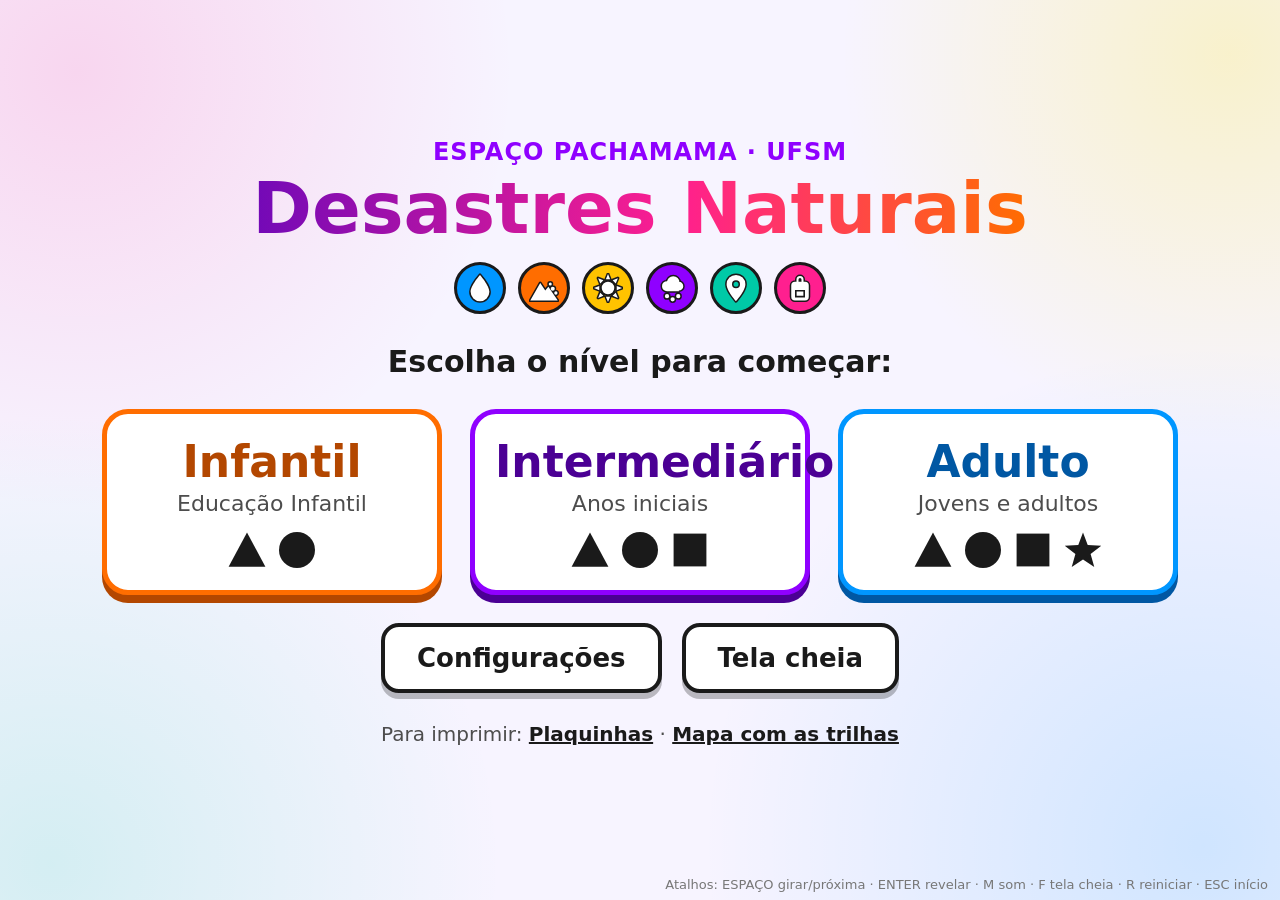
<file: index.html>
<!DOCTYPE html>
<html lang="pt-BR">
<head>
  <meta charset="utf-8">
  <meta name="viewport" content="width=device-width, initial-scale=1">
  <title>Pachamama – Desastres Naturais</title>
  <!-- Ícone da aba (uma gota), desenhado aqui mesmo para não depender de arquivo -->
  <link rel="icon" href="data:image/svg+xml,%3Csvg xmlns='http://www.w3.org/2000/svg' viewBox='0 0 24 24'%3E%3Cpath fill='%2313808a' d='M12 1.5C12 1.5 4.5 10 4.5 15a7.5 7.5 0 0 0 15 0C19.5 10 12 1.5 12 1.5Z'/%3E%3C/svg%3E">
  <link rel="stylesheet" href="estilo.css">
</head>
<body>

  <!-- Formas das opções, iguais às plaquinhas impressas:
       A = triângulo, B = círculo, C = quadrado, D = estrela -->
  <svg width="0" height="0" style="position:absolute" aria-hidden="true">
    <symbol id="forma-A" viewBox="0 0 100 100"><polygon points="50,6 96,92 4,92"/></symbol>
    <symbol id="forma-B" viewBox="0 0 100 100"><circle cx="50" cy="50" r="45"/></symbol>
    <symbol id="forma-C" viewBox="0 0 100 100"><rect x="9" y="9" width="82" height="82"/></symbol>
    <symbol id="forma-D" viewBox="0 0 100 100"><polygon points="50,6 61.8,37.8 95.7,39.2 69,60.2 78.2,92.8 50,74 21.8,92.8 31,60.2 4.3,39.2 38.2,37.8"/></symbol>
  </svg>

  <!-- ===================== BARRA DO TOPO (durante o jogo) ===================== -->
  <header id="barra-jogo" class="barra-jogo" hidden>
    <div class="barra-esquerda">
      <span id="barra-marca" class="marca">Espaço Pachamama</span>
      <span id="barra-nivel" class="selo-nivel"></span>
      <!-- Tema da pergunta (só na tela da pergunta) -->
      <span id="barra-tema" class="selo-tema" hidden></span>
    </div>
    <div id="barra-rodada" class="barra-rodada"></div>
    <div class="barra-direita">
      <!-- Botão discreto para trocar uma pergunta inadequada para a turma -->
      <button id="botao-trocar" class="botao-barra" type="button" hidden>Trocar pergunta</button>
      <button id="botao-som" class="botao-barra" type="button"></button>
      <button id="botao-tela-cheia" class="botao-barra" type="button">Tela cheia</button>
      <button id="botao-inicio" class="botao-barra" type="button">Início</button>
    </div>
  </header>

  <!-- Faixa que lembra a rodada de alerta (durante a roleta e a pergunta) -->
  <div id="faixa-alerta" class="faixa-alerta" hidden>
    <strong id="faixa-alerta-titulo"></strong>
    <span id="faixa-alerta-regra"></span>
  </div>

  <!-- ===================== TELA INICIAL ===================== -->
  <section id="tela-inicial" class="tela">
    <div class="cabecalho-inicial">
      <p class="sobretitulo">Espaço Pachamama · UFSM</p>
      <h1>Desastres Naturais</h1>
      <div id="icones-temas" class="icones-temas"></div>
    </div>

    <h2 id="chamada-nivel" class="chamada">Escolha o nível para começar:</h2>
    <!-- Os botões dos níveis são criados pelo jogo.js, a partir do config.js -->
    <div id="botoes-nivel" class="botoes-nivel"></div>

    <!-- Aparece se o arquivo perguntas.js não puder ser lido -->
    <div id="erro-banco" class="caixa-erro" hidden></div>

    <div class="linha-botoes">
      <button id="botao-continuar" class="botao botao-principal" type="button" hidden></button>
      <button id="botao-config" class="botao botao-secundario" type="button">Configurações</button>
      <button id="botao-tela-cheia-inicio" class="botao botao-secundario" type="button">Tela cheia</button>
    </div>

    <!-- Material para imprimir (abre em outra aba) -->
    <p class="links-impressao">
      Para imprimir:
      <a href="plaquinhas.html" target="_blank">Plaquinhas</a> ·
      <a href="mapa.html" target="_blank">Mapa com as trilhas</a>
    </p>

    <!-- Avisos do verificador de perguntas (aparece só se houver problema) -->
    <details id="avisos-banco" class="caixa-avisos" hidden>
      <summary id="avisos-resumo"></summary>
      <ul id="avisos-lista"></ul>
    </details>
  </section>

  <!-- ===================== CONFIGURAÇÕES ===================== -->
  <section id="tela-config" class="tela">
    <h1>Configurações</h1>

    <div class="grade-config">

      <div class="cartao-config">
        <h2>Rodada de alerta (evento especial)</h2>
        <div class="linha-ajuste">
          <span>Alertas de desastre</span>
          <button id="aj-evento" class="alternar" type="button"></button>
        </div>
        <div id="bloco-frequencia">
          <div class="escolha-modo">
            <button id="aj-modo-chance" class="opcao-modo" type="button">Sorteio em cada rodada</button>
            <button id="aj-modo-intervalo" class="opcao-modo" type="button">A cada N rodadas</button>
          </div>
          <div id="linha-chance" class="linha-ajuste">
            <span>Chance em cada rodada</span>
            <div class="contador">
              <button id="aj-chance-menos" type="button" aria-label="Diminuir">−</button>
              <output id="aj-chance-valor"></output>
              <button id="aj-chance-mais" type="button" aria-label="Aumentar">+</button>
            </div>
          </div>
          <div id="linha-intervalo" class="linha-ajuste">
            <span>Alerta a cada</span>
            <div class="contador">
              <button id="aj-intervalo-menos" type="button" aria-label="Diminuir">−</button>
              <output id="aj-intervalo-valor"></output>
              <button id="aj-intervalo-mais" type="button" aria-label="Aumentar">+</button>
            </div>
          </div>
          <p id="explica-frequencia" class="explica"></p>
        </div>
      </div>

      <div class="cartao-config">
        <h2>Regras da rodada de alerta</h2>
        <dl id="lista-regras" class="lista-regras"></dl>
        <p class="explica"><b>Desastres sorteados:</b> <span id="lista-desastres"></span></p>
        <p class="explica">Para mudar estes textos, edite o arquivo <b>config.js</b>.</p>
      </div>

      <div class="cartao-config">
        <h2>Perguntas</h2>
        <div class="linha-ajuste">
          <span>Contagem “3, 2, 1, LEVANTEM!” antes de revelar</span>
          <button id="aj-contagem" class="alternar" type="button"></button>
        </div>
        <p id="resumo-banco" class="explica"></p>
        <div class="linha-ajuste">
          <span id="resumo-usadas" class="explica"></span>
          <button id="aj-zerar-usadas" class="botao botao-secundario" type="button">Zerar perguntas usadas</button>
        </div>
      </div>

      <div class="cartao-config">
        <h2>Som</h2>
        <div class="linha-ajuste">
          <span>Sons do jogo</span>
          <button id="aj-som" class="alternar" type="button"></button>
        </div>
        <div class="linha-ajuste">
          <span class="explica">Confira se as caixas de som estão funcionando.</span>
          <button id="aj-testar-som" class="botao botao-secundario" type="button">Testar som</button>
        </div>
      </div>

    </div>

    <div class="linha-botoes">
      <button id="aj-restaurar" class="botao botao-secundario" type="button">Restaurar padrões</button>
      <button id="aj-voltar" class="botao botao-principal" type="button">Voltar ao início</button>
    </div>
  </section>

  <!-- ===================== TELA DA ROLETA ===================== -->
  <section id="tela-roleta" class="tela">
    <div id="caixa-roleta" class="caixa-roleta" title="Clique para girar">
      <!-- O "disco" recorta a roleta em círculo enquanto ela gira -->
      <div class="disco"><canvas id="roleta"></canvas></div>
      <svg id="ponteiro" class="ponteiro" viewBox="0 0 60 74" aria-hidden="true">
        <path d="M30 70 L10.95 37 A22 22 0 1 1 49.05 37 Z" fill="#ff1f8f" stroke="#ffffff" stroke-width="3"/>
        <circle cx="30" cy="26" r="8" fill="#ffe600"/>
      </svg>
    </div>

    <div class="painel-roleta">
      <div id="resultado" class="resultado" hidden>
        <p class="resultado-rotulo">Tema sorteado</p>
        <div id="resultado-tema" class="resultado-tema"></div>
      </div>
      <p id="dica-roleta" class="dica-roleta">Clique em GIRAR para sortear o tema!</p>
      <button id="botao-girar" class="botao botao-girar" type="button">GIRAR</button>
      <p id="aviso-roleta" class="aviso-roleta" hidden></p>
    </div>
  </section>

  <!-- ===================== TELA DA PERGUNTA ===================== -->
  <section id="tela-pergunta" class="tela">
    <!-- Só aparece nas perguntas que usam o mapa impresso -->
    <div id="faixa-mapa" class="faixa-pergunta" hidden>
      <span id="aviso-mapa" class="aviso-mapa"></span>
    </div>

    <h1 id="texto-pergunta" class="texto-pergunta"></h1>

    <!-- As opções (A ▲, B ●, C ■, D ★) são criadas pelo jogo.js -->
    <div id="opcoes" class="opcoes"></div>

    <div class="rodape-pergunta">
      <button id="botao-revelar" class="botao botao-principal botao-grande" type="button">REVELAR RESPOSTA</button>
      <div id="explicacao" class="explicacao" hidden></div>
      <button id="botao-proxima" class="botao botao-principal botao-grande" type="button" hidden>PRÓXIMA</button>
    </div>
  </section>

  <!-- ===================== ALERTA DE DESASTRE (evento especial) ===================== -->
  <!-- Os textos vêm do config.js (CONFIG.evento.tipos). O jogo.js põe em
       data-evento a chave do desastre sorteado, e o estilo.css mostra só o
       desenho daquele desastre. Desenhos simples, nada assustador. -->
  <div id="alerta" class="alerta" data-evento="inundacao" hidden>
    <div class="alerta-conteudo">
      <p id="alerta-titulo" class="alerta-titulo"></p>
      <p id="alerta-subtitulo" class="alerta-subtitulo"></p>
      <div id="alerta-regra" class="alerta-regra" hidden>
        <span class="alerta-regra-rotulo">Regra desta rodada</span>
        <span id="alerta-regra-texto"></span>
      </div>
      <button id="botao-alerta-girar" class="botao botao-girar" type="button" hidden>GIRAR A ROLETA</button>
    </div>

    <!-- INUNDAÇÃO: água subindo, com um barquinho -->
    <div class="cena cena-inundacao" aria-hidden="true">
      <div class="chao chao-agua">
        <svg class="barquinho" viewBox="0 0 120 100">
          <polygon points="58,8 58,62 20,62" fill="#ffffff" stroke="#1a1a1a" stroke-width="4" stroke-linejoin="round"/>
          <polygon points="64,16 64,62 96,62" fill="#ffd166" stroke="#1a1a1a" stroke-width="4" stroke-linejoin="round"/>
          <line x1="61" y1="6" x2="61" y2="68" stroke="#1a1a1a" stroke-width="5" stroke-linecap="round"/>
          <path d="M8 68 H112 L98 92 H22 Z" fill="#c2491d" stroke="#1a1a1a" stroke-width="4" stroke-linejoin="round"/>
        </svg>
        <div class="onda onda-fundo"></div>
        <div class="onda onda-frente"></div>
      </div>
    </div>

    <!-- TEMPORAL: nuvens escuras com raio, chuva caindo e árvore balançando -->
    <div class="cena cena-temporal" aria-hidden="true">
      <div class="chuva"></div>
      <svg class="nuvem nuvem-esquerda" viewBox="0 0 220 170">
        <polygon class="raio" points="100,92 76,138 98,138 84,168 128,118 104,118 118,92" fill="#ffd166" stroke="#1a1a1a" stroke-width="4" stroke-linejoin="round"/>
        <path d="M40 100 a30 30 0 0 1 8-58 a40 40 0 0 1 72-18 a34 34 0 0 1 58 20 a28 28 0 0 1 6 56 Z" fill="#56657c" stroke="#1a1a1a" stroke-width="5" stroke-linejoin="round"/>
      </svg>
      <svg class="nuvem nuvem-direita" viewBox="0 0 220 170">
        <path d="M40 100 a30 30 0 0 1 8-58 a40 40 0 0 1 72-18 a34 34 0 0 1 58 20 a28 28 0 0 1 6 56 Z" fill="#6b7a91" stroke="#1a1a1a" stroke-width="5" stroke-linejoin="round"/>
      </svg>
      <div class="chao chao-grama">
        <svg class="arvore-vento" viewBox="0 0 140 200">
          <path d="M62 196 L66 110 H78 L82 196 Z" fill="#8b5a2b" stroke="#1a1a1a" stroke-width="4" stroke-linejoin="round"/>
          <ellipse cx="72" cy="80" rx="56" ry="62" fill="#2a9440" stroke="#1a1a1a" stroke-width="5"/>
          <ellipse cx="50" cy="66" rx="14" ry="10" fill="#4cbb5f"/>
        </svg>
      </div>
    </div>

    <!-- DESLIZAMENTO: morro com terra e pedras escorregando encosta abaixo -->
    <div class="cena cena-deslizamento" aria-hidden="true">
      <div class="chao chao-terra">
        <svg class="morro" viewBox="0 0 420 280">
          <path d="M0 280 V30 Q60 10 120 40 Q240 110 420 280 Z" fill="#2a9440" stroke="#1a1a1a" stroke-width="5" stroke-linejoin="round"/>
          <!-- cicatriz de terra onde o morro escorregou -->
          <path d="M70 34 Q110 30 130 60 Q200 140 330 280 H210 Q150 170 80 90 Q60 60 70 34 Z" fill="#a0672f" stroke="#1a1a1a" stroke-width="4" stroke-linejoin="round"/>
          <path d="M110 80 Q150 130 190 190 M95 110 Q140 170 170 230" fill="none" stroke="#7a4a1e" stroke-width="5" stroke-linecap="round"/>
          <g>
            <circle r="15" fill="#9aa3ad" stroke="#1a1a1a" stroke-width="4"/>
            <animateMotion dur="2.4s" repeatCount="indefinite" path="M95 55 Q170 130 300 270"/>
          </g>
          <g>
            <circle r="11" fill="#b8c0c8" stroke="#1a1a1a" stroke-width="4"/>
            <animateMotion dur="2.4s" begin="0.8s" repeatCount="indefinite" path="M110 70 Q180 150 270 270"/>
          </g>
          <g>
            <circle r="9" fill="#8a929b" stroke="#1a1a1a" stroke-width="4"/>
            <animateMotion dur="2.4s" begin="1.6s" repeatCount="indefinite" path="M85 75 Q150 160 240 270"/>
          </g>
        </svg>
      </div>
    </div>

    <!-- TORNADO: funil de vento girando, com folhinhas voando em volta -->
    <div class="cena cena-tornado" aria-hidden="true">
      <div class="chao chao-grama">
        <div class="tornado">
          <svg viewBox="0 0 200 300">
            <g class="funil">
              <ellipse cx="100" cy="40"  rx="92" ry="28" fill="#8a96a8" stroke="#1a1a1a" stroke-width="5"/>
              <ellipse cx="96"  cy="92"  rx="70" ry="22" fill="#9aa5b5" stroke="#1a1a1a" stroke-width="5"/>
              <ellipse cx="104" cy="140" rx="52" ry="18" fill="#8a96a8" stroke="#1a1a1a" stroke-width="5"/>
              <ellipse cx="98"  cy="184" rx="36" ry="14" fill="#9aa5b5" stroke="#1a1a1a" stroke-width="5"/>
              <ellipse cx="104" cy="224" rx="24" ry="10" fill="#8a96a8" stroke="#1a1a1a" stroke-width="5"/>
              <ellipse cx="100" cy="258" rx="14" ry="8"  fill="#9aa5b5" stroke="#1a1a1a" stroke-width="4"/>
              <ellipse cx="100" cy="286" rx="34" ry="9"  fill="#c9b48a" stroke="#1a1a1a" stroke-width="4"/>
            </g>
            <g>
              <ellipse cx="0" cy="0" rx="9" ry="5" fill="#4cbb5f" stroke="#1a1a1a" stroke-width="3" transform="translate(178 110)"/>
              <ellipse cx="0" cy="0" rx="8" ry="4" fill="#f4c20d" stroke="#1a1a1a" stroke-width="3" transform="translate(22 170)"/>
              <animateTransform attributeName="transform" type="rotate" from="0 100 140" to="360 100 140" dur="2s" repeatCount="indefinite"/>
            </g>
          </svg>
        </div>
      </div>
    </div>

    <!-- ESTIAGEM: sol forte, chão rachado e plantinha murcha -->
    <div class="cena cena-estiagem" aria-hidden="true">
      <svg class="sol" viewBox="0 0 200 200">
        <g stroke="#1a1a1a" stroke-width="4" stroke-linejoin="round" fill="#ffd166">
          <polygon points="100,4 112,40 88,40"/>
          <polygon points="100,196 88,160 112,160"/>
          <polygon points="4,100 40,88 40,112"/>
          <polygon points="196,100 160,112 160,88"/>
          <polygon points="32,32 62,50 50,62"/>
          <polygon points="168,168 138,150 150,138"/>
          <polygon points="168,32 150,62 138,50"/>
          <polygon points="32,168 50,138 62,150"/>
          <animateTransform attributeName="transform" type="rotate" from="0 100 100" to="360 100 100" dur="12s" repeatCount="indefinite"/>
        </g>
        <circle cx="100" cy="100" r="50" fill="#f9a825" stroke="#1a1a1a" stroke-width="5"/>
      </svg>
      <div class="chao chao-seco">
        <svg class="planta-murcha" viewBox="0 0 120 130">
          <path d="M60 128 V70 Q60 40 86 34" fill="none" stroke="#6b5a2b" stroke-width="7" stroke-linecap="round"/>
          <path d="M86 34 Q104 40 100 64 Q86 56 86 34 Z" fill="#b5a642" stroke="#1a1a1a" stroke-width="4" stroke-linejoin="round"/>
          <path d="M60 92 Q34 86 24 110 Q46 112 60 92 Z" fill="#a39237" stroke="#1a1a1a" stroke-width="4" stroke-linejoin="round"/>
          <path d="M40 128 H82" stroke="#1a1a1a" stroke-width="5" stroke-linecap="round"/>
        </svg>
      </div>
    </div>
  </div>

  <!-- ===================== CONTAGEM "3, 2, 1, LEVANTEM!" ===================== -->
  <div id="contagem" class="contagem" hidden>
    <div id="contagem-texto" class="contagem-texto"></div>
  </div>

  <!-- ===================== JANELA DE CONFIRMAÇÃO ===================== -->
  <div id="modal" class="modal" hidden>
    <div class="modal-caixa" role="dialog" aria-modal="true" aria-labelledby="modal-titulo">
      <h2 id="modal-titulo"></h2>
      <p id="modal-texto"></p>
      <div class="linha-botoes">
        <button id="modal-nao" class="botao botao-secundario" type="button"></button>
        <button id="modal-sim" class="botao botao-principal" type="button"></button>
      </div>
    </div>
  </div>

  <!-- Camada transparente onde o confete é desenhado -->
  <canvas id="confete" class="confete" aria-hidden="true"></canvas>

  <!-- Legenda discreta dos atalhos de teclado -->
  <p class="atalhos">Atalhos: ESPAÇO girar/próxima · ENTER revelar · M som · F tela cheia · R reiniciar · ESC início</p>

  <!-- Guarda erros de carregamento (ex.: erro de digitação no perguntas.js),
       para o jogo poder avisar na tela em vez de ficar em branco -->
  <script>
    window.ERROS_DE_CARGA = [];
    window.addEventListener("error", function (e) { window.ERROS_DE_CARGA.push(e); });
  </script>

  <!-- Ordem importa: primeiro os textos e dados, depois o que usa eles -->
  <script src="config.js"></script>
  <script src="perguntas.js"></script>
  <script src="sons.js"></script>
  <script src="roleta.js"></script>
  <script src="jogo.js"></script>
</body>
</html>
</file>
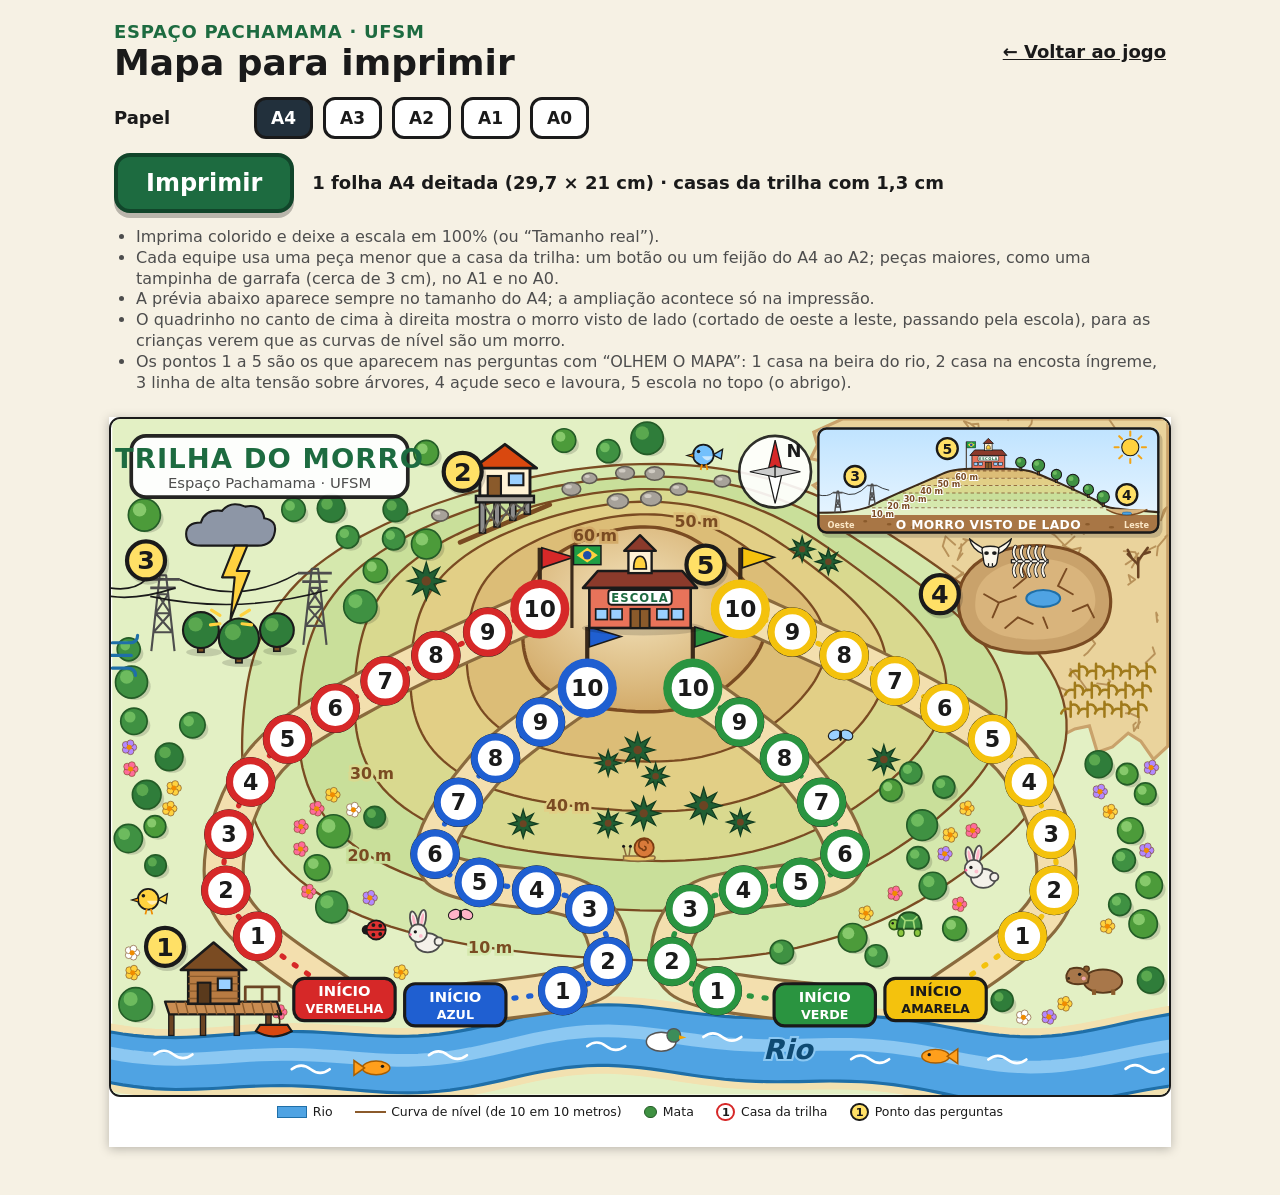
<file: mapa.html>
<!DOCTYPE html>
<html lang="pt-BR">
<head>
  <meta charset="utf-8">
  <meta name="viewport" content="width=device-width, initial-scale=1">
  <title>Mapa para imprimir – Pachamama</title>
  <link rel="icon" href="data:image/svg+xml,%3Csvg xmlns='http://www.w3.org/2000/svg' viewBox='0 0 24 24'%3E%3Cpath fill='%2313808a' d='M12 1.5C12 1.5 4.5 10 4.5 15a7.5 7.5 0 0 0 15 0C19.5 10 12 1.5 12 1.5Z'/%3E%3C/svg%3E">
  <link rel="stylesheet" href="impressao.css">
  <link rel="stylesheet" href="mapa.css">
  <!-- Papel deitado. O mapa.js troca o tamanho (A4 a A0) e as margens quando
       a professora escolhe no painel. -->
  <style id="tamanho-papel">@page { size: 297mm 210mm; margin: 8mm 7.5mm; }</style>
</head>
<body>

  <!-- ===================== PAINEL DE OPÇÕES (não sai na impressão) ===================== -->
  <div class="painel">
    <div class="painel-topo">
      <div>
        <p class="sobretitulo">Espaço Pachamama · UFSM</p>
        <h1>Mapa para imprimir</h1>
      </div>
      <a class="voltar" href="index.html">← Voltar ao jogo</a>
    </div>

    <div class="grupo-opcoes">
      <span class="rotulo">Papel</span>
      <span class="grupo-opcoes">
        <button id="papel-a4" class="opcao-impressao" type="button" aria-pressed="true">A4</button>
        <button id="papel-a3" class="opcao-impressao" type="button" aria-pressed="false">A3</button>
        <button id="papel-a2" class="opcao-impressao" type="button" aria-pressed="false">A2</button>
        <button id="papel-a1" class="opcao-impressao" type="button" aria-pressed="false">A1</button>
        <button id="papel-a0" class="opcao-impressao" type="button" aria-pressed="false">A0</button>
      </span>
    </div>

    <!-- Aparece só no A2, A1 e A0 -->
    <p id="aviso-grafica" class="aviso-grafica" hidden>
      <b>A2, A1 e A0 não saem em impressora comum.</b> Clique em Imprimir, escolha
      “Salvar como PDF” como destino e leve o arquivo a uma gráfica (impressão em plotter).
      Peça para imprimir em tamanho real, sem “ajustar à página”.
    </p>

    <div class="linha-imprimir">
      <button id="botao-imprimir" class="botao-imprimir" type="button">Imprimir</button>
      <span id="resumo-papel" class="resumo">1 folha A4 deitada (29,7 × 21 cm) · casas da trilha com 1,3 cm</span>
    </div>
    <ul class="dicas">
      <li>Imprima colorido e deixe a escala em 100% (ou “Tamanho real”).</li>
      <li>Cada equipe usa uma peça menor que a casa da trilha: um botão ou um feijão do A4 ao A2; peças maiores, como uma tampinha de garrafa (cerca de 3 cm), no A1 e no A0.</li>
      <li>A prévia abaixo aparece sempre no tamanho do A4; a ampliação acontece só na impressão.</li>
      <li>O quadrinho no canto de cima à direita mostra o morro visto de lado (cortado de oeste a leste, passando pela escola), para as crianças verem que as curvas de nível são um morro.</li>
      <li>Os pontos 1 a 5 são os que aparecem nas perguntas com “OLHEM O MAPA”: 1 casa na beira do rio, 2 casa na encosta íngreme, 3 linha de alta tensão sobre árvores, 4 açude seco e lavoura, 5 escola no topo (o abrigo).</li>
    </ul>
  </div>

  <!-- ===================== A FOLHA DO MAPA ===================== -->
  <div class="folhas">
    <div id="folha-mapa" class="folha paisagem folha-mapa">
      <!-- Todo o desenho (rio, morro, curvas de nível, trilhas das equipes,
           pontos 1 a 5 e o quadrinho do morro visto de lado) é feito pelo mapa.js dentro deste quadro -->
      <svg id="desenho-mapa" class="desenho-mapa" viewBox="0 0 1000 640" role="img"
           aria-label="Mapa de um morro com curvas de nível, um rio embaixo, quatro trilhas coloridas subindo o morro até a escola e os pontos 1 a 5: casa na beira do rio, casa na encosta íngreme, linha de alta tensão sobre árvores com um raio, açude seco e escola. No canto de cima à direita, um quadro pequeno mostra o morro visto de lado, em camadas de 10 em 10 metros, com a escola no topo"></svg>

      <div class="legenda">
        <span><i class="amostra amostra-rio"></i>Rio</span>
        <span><i class="amostra amostra-curva"></i>Curva de nível (de 10 em 10 metros)</span>
        <span><i class="amostra amostra-arvore"></i>Mata</span>
        <span><i class="amostra amostra-casa">1</i>Casa da trilha</span>
        <span><i class="amostra amostra-ponto">1</i>Ponto das perguntas</span>
      </div>
    </div>
  </div>

  <script src="config.js"></script>
  <script src="mapa.js"></script>
</body>
</html>
</file>
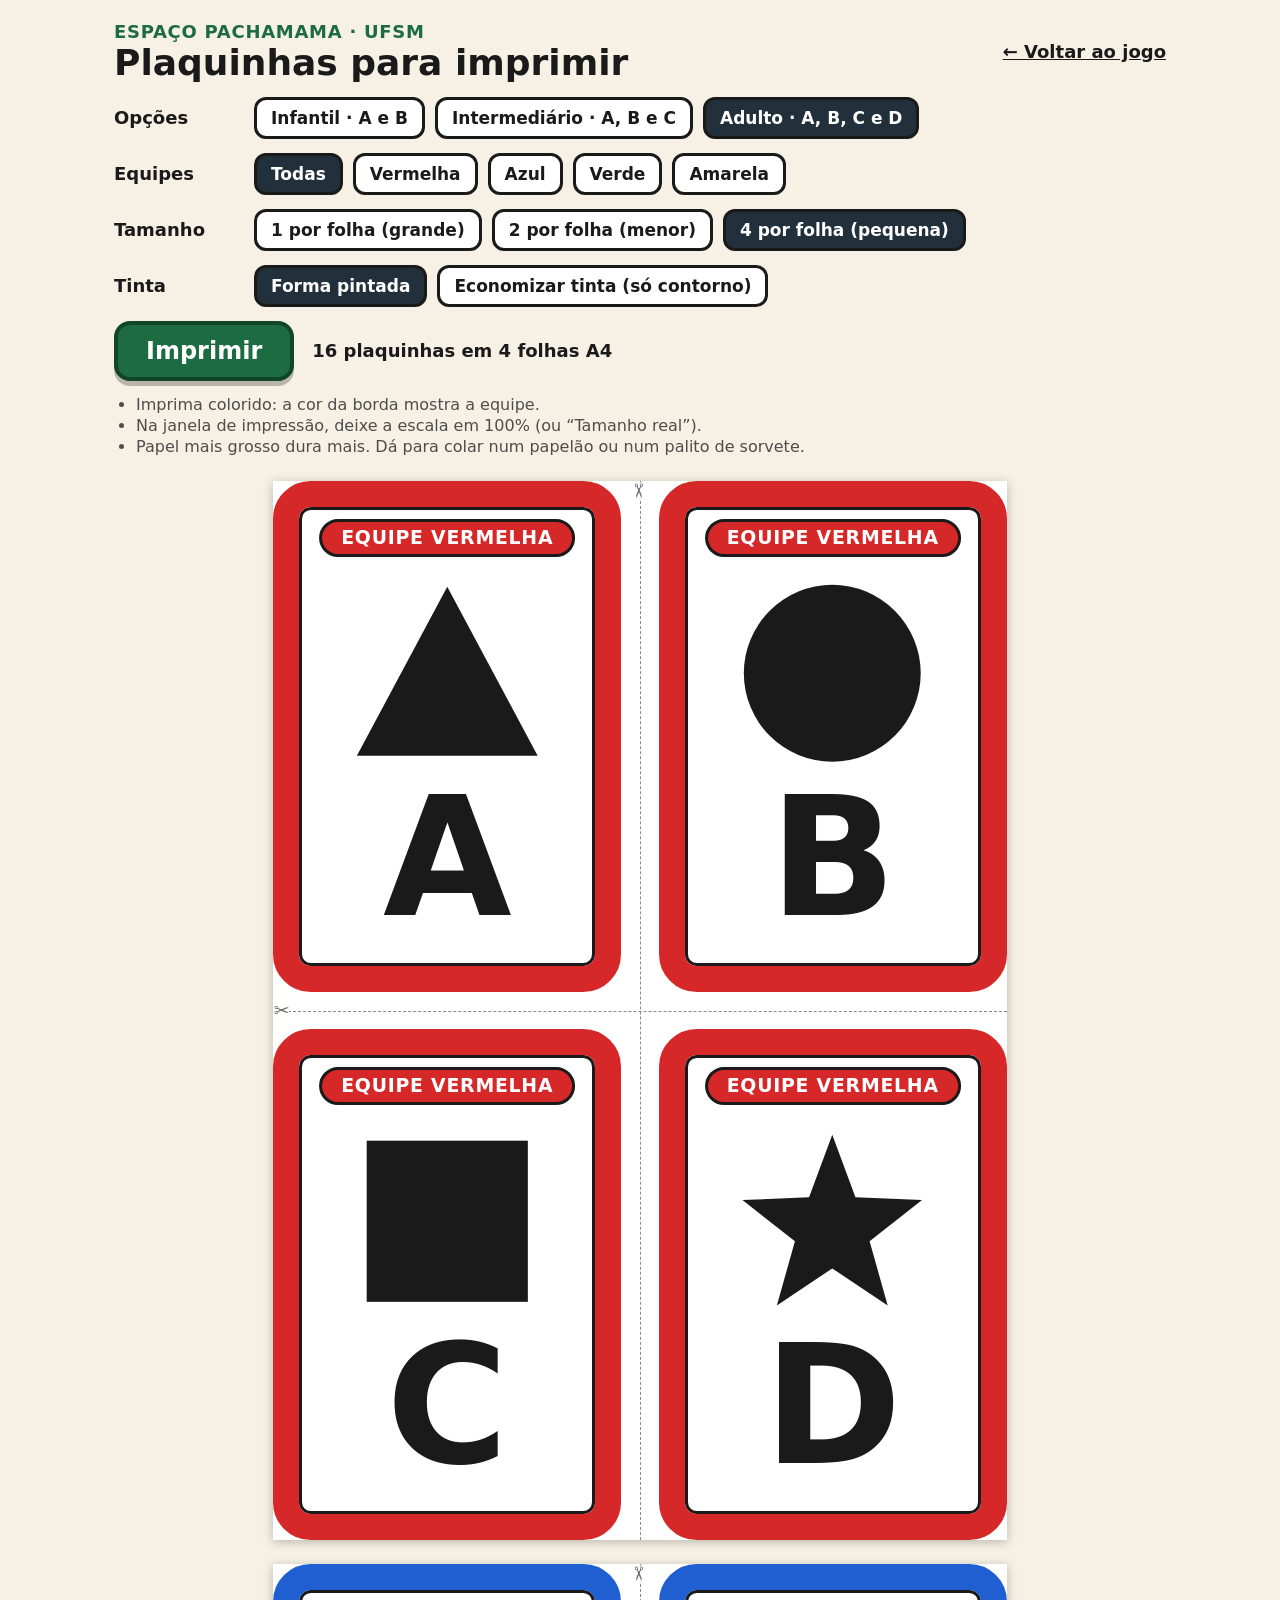
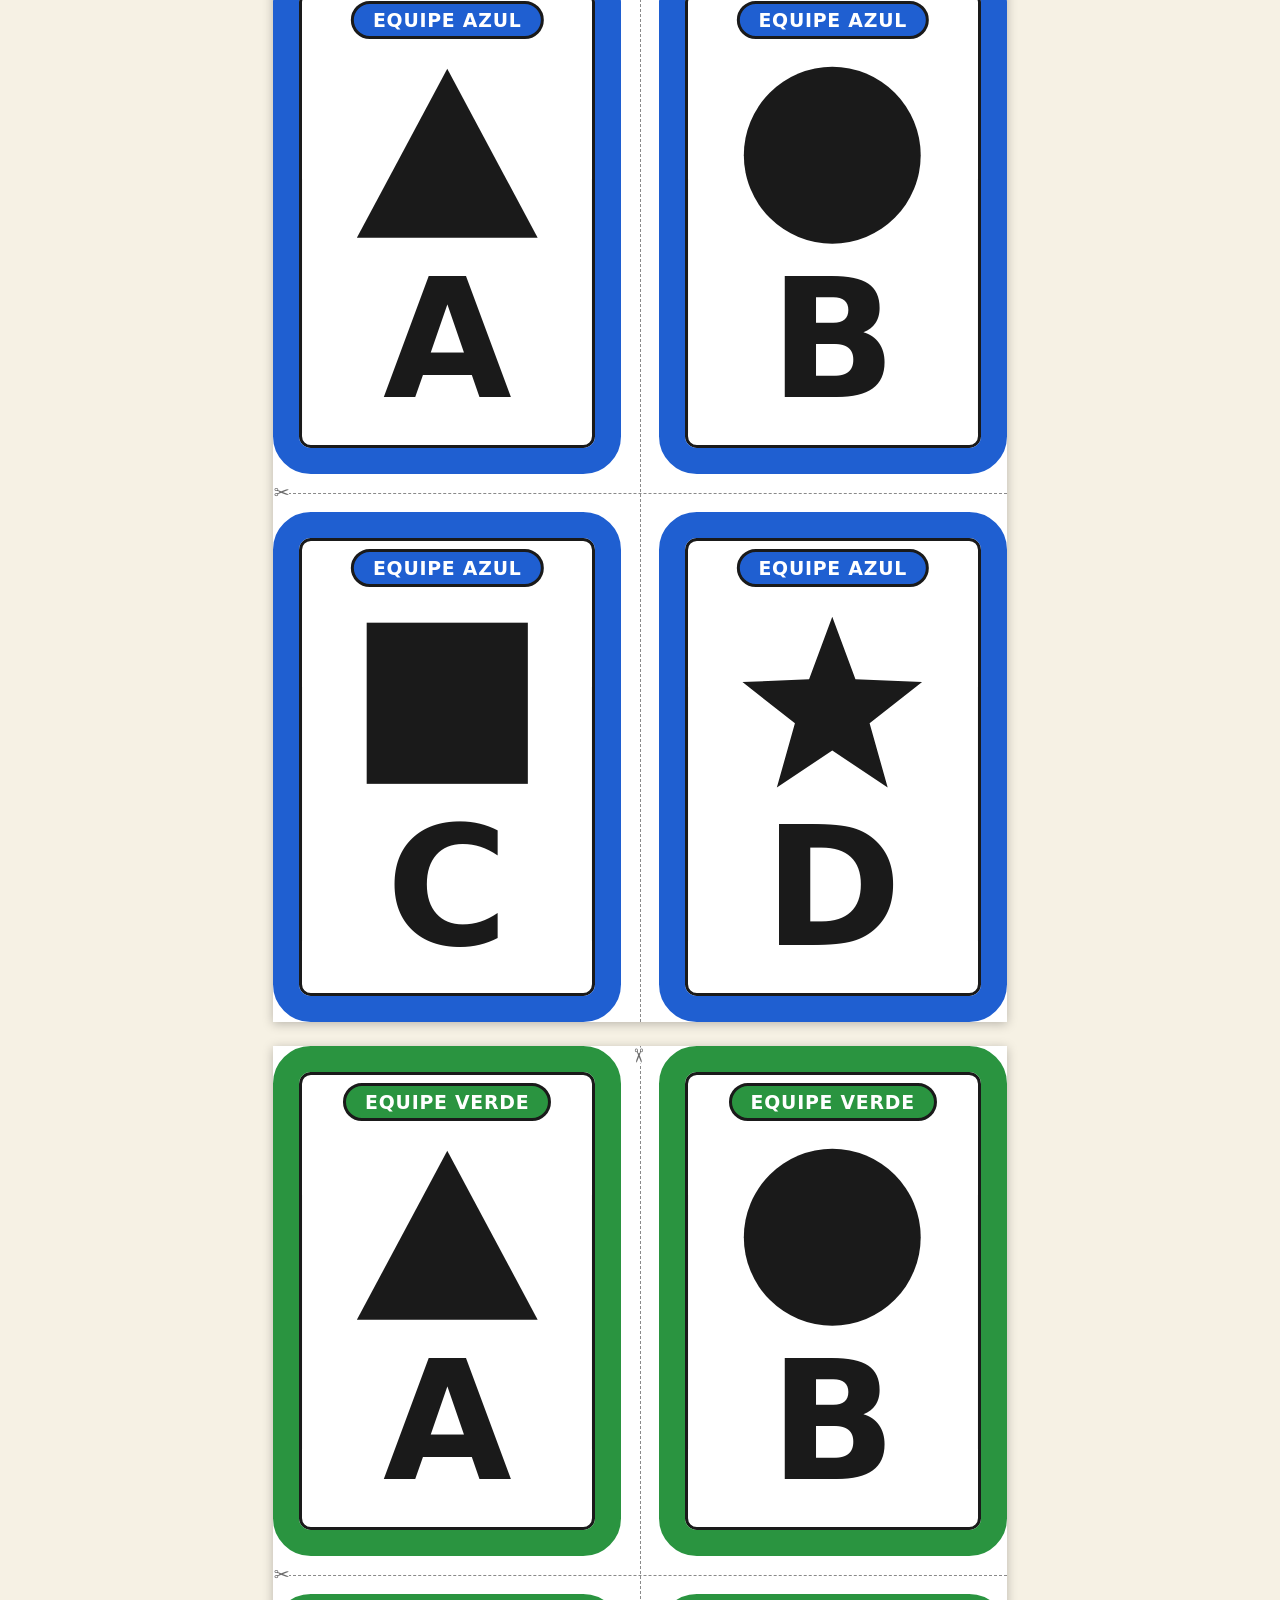
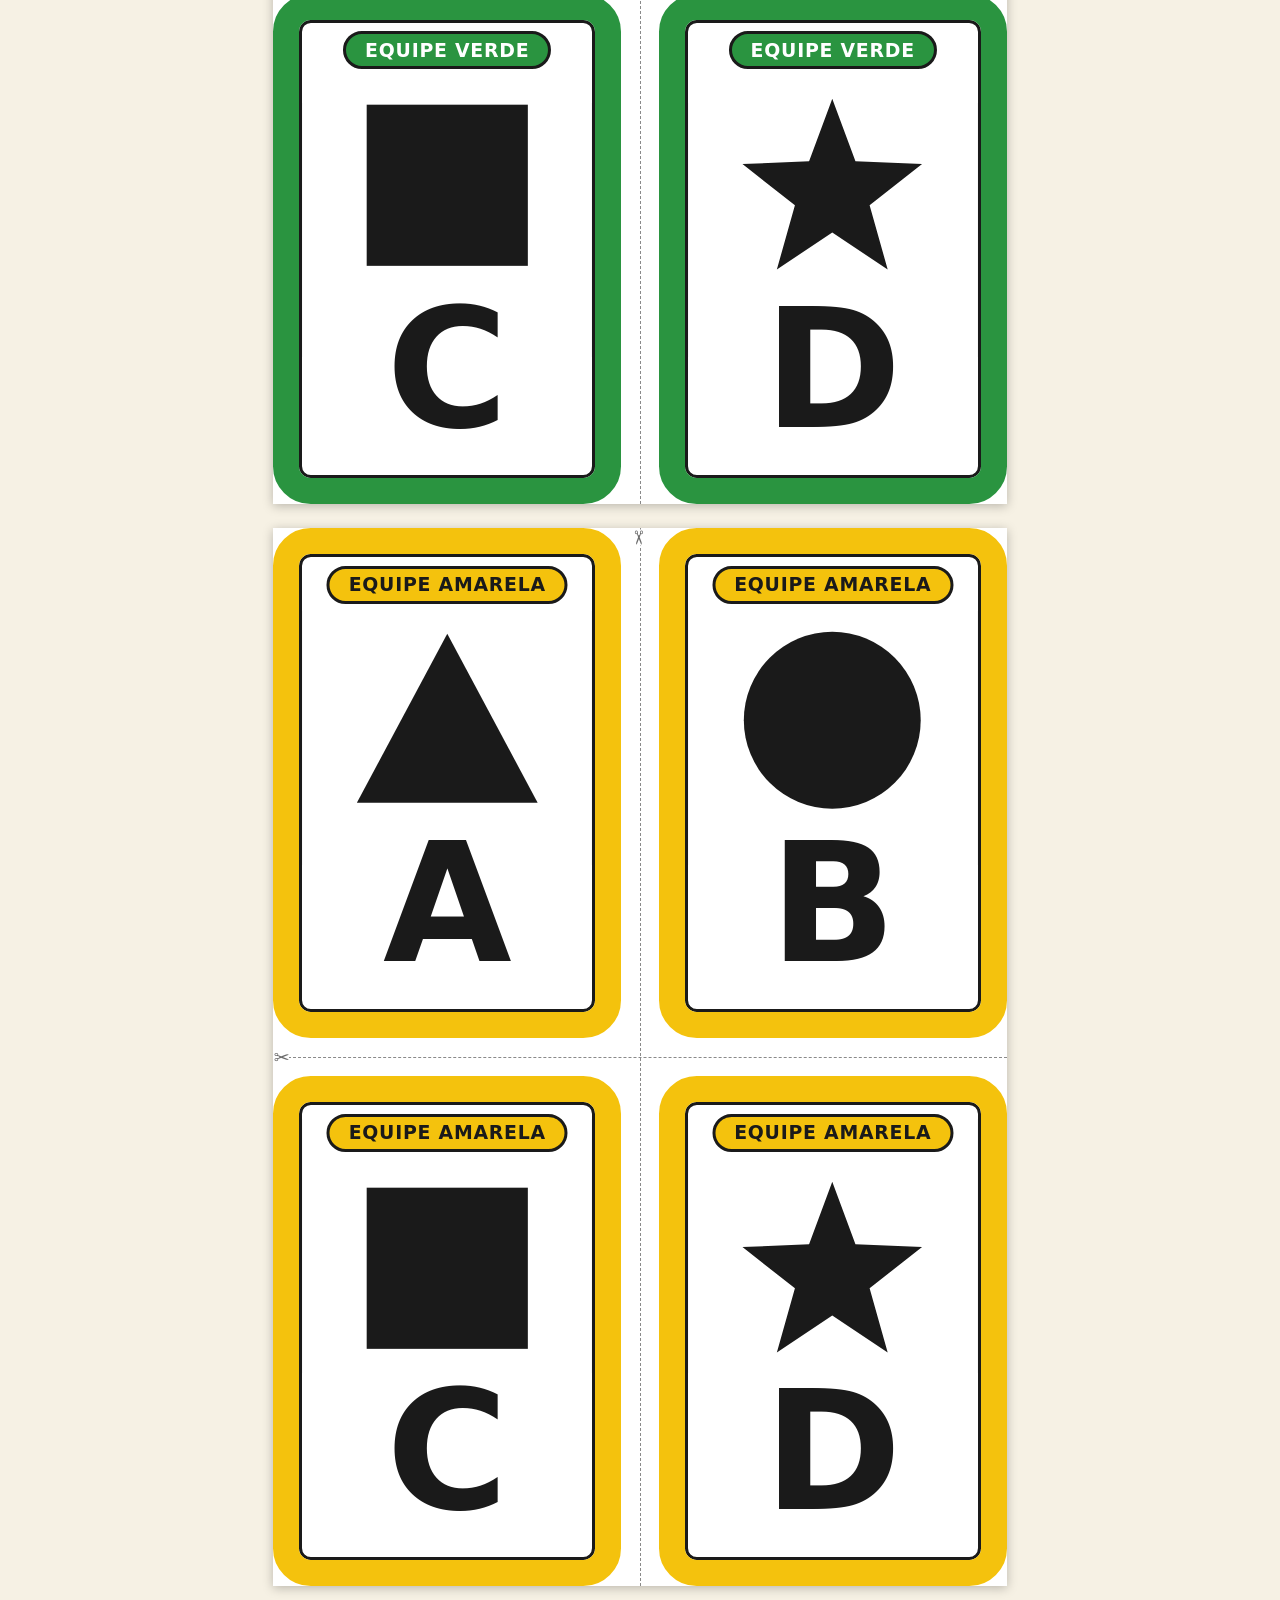
<file: plaquinhas.html>
<!DOCTYPE html>
<html lang="pt-BR">
<head>
  <meta charset="utf-8">
  <meta name="viewport" content="width=device-width, initial-scale=1">
  <title>Plaquinhas para imprimir – Pachamama</title>
  <link rel="icon" href="data:image/svg+xml,%3Csvg xmlns='http://www.w3.org/2000/svg' viewBox='0 0 24 24'%3E%3Cpath fill='%2313808a' d='M12 1.5C12 1.5 4.5 10 4.5 15a7.5 7.5 0 0 0 15 0C19.5 10 12 1.5 12 1.5Z'/%3E%3C/svg%3E">
  <link rel="stylesheet" href="impressao.css">
  <link rel="stylesheet" href="plaquinhas.css">
  <!-- Papel A4 em pé, com 8 mm de margem -->
  <style>@page { size: A4 portrait; margin: 8mm; }</style>
</head>
<body>

  <!-- Formas das opções, iguais às do jogo (index.html):
       A = triângulo, B = círculo, C = quadrado, D = estrela -->
  <svg width="0" height="0" style="position:absolute" aria-hidden="true">
    <symbol id="forma-A" viewBox="0 0 100 100"><polygon points="50,6 96,92 4,92"/></symbol>
    <symbol id="forma-B" viewBox="0 0 100 100"><circle cx="50" cy="50" r="45"/></symbol>
    <symbol id="forma-C" viewBox="0 0 100 100"><rect x="9" y="9" width="82" height="82"/></symbol>
    <symbol id="forma-D" viewBox="0 0 100 100"><polygon points="50,6 61.8,37.8 95.7,39.2 69,60.2 78.2,92.8 50,74 21.8,92.8 31,60.2 4.3,39.2 38.2,37.8"/></symbol>
  </svg>

  <!-- ===================== PAINEL DE OPÇÕES (não sai na impressão) ===================== -->
  <div class="painel">
    <div class="painel-topo">
      <div>
        <p class="sobretitulo">Espaço Pachamama · UFSM</p>
        <h1>Plaquinhas para imprimir</h1>
      </div>
      <a class="voltar" href="index.html">← Voltar ao jogo</a>
    </div>

    <!-- Os botões de cada grupo são criados pelo plaquinhas.js -->
    <div class="grupo-opcoes">
      <span class="rotulo">Opções</span>
      <span id="op-conjunto"></span>
    </div>
    <div class="grupo-opcoes">
      <span class="rotulo">Equipes</span>
      <span id="op-equipes"></span>
    </div>
    <div class="grupo-opcoes">
      <span class="rotulo">Tamanho</span>
      <span id="op-tamanho"></span>
    </div>
    <div class="grupo-opcoes">
      <span class="rotulo">Tinta</span>
      <span id="op-tinta"></span>
    </div>

    <div class="linha-imprimir">
      <button id="botao-imprimir" class="botao-imprimir" type="button">Imprimir</button>
      <span id="resumo" class="resumo"></span>
    </div>
    <ul class="dicas">
      <li>Imprima colorido: a cor da borda mostra a equipe.</li>
      <li>Na janela de impressão, deixe a escala em 100% (ou “Tamanho real”).</li>
      <li>Papel mais grosso dura mais. Dá para colar num papelão ou num palito de sorvete.</li>
    </ul>
  </div>

  <!-- As folhas são montadas pelo plaquinhas.js -->
  <div id="folhas" class="folhas"></div>

  <script src="config.js"></script>
  <script src="plaquinhas.js"></script>
</body>
</html>
</file>
<file: estilo.css>
/* ==========================================================================
   ESTILO.CSS — APARÊNCIA DO JOGO
   ==========================================================================
   As cores principais ficam logo abaixo, em ":root". Para trocar uma cor,
   mude o valor dela ali e todo o jogo acompanha.
   ========================================================================== */

:root {
  /* Estilo "elétrico": cores vivas sobre fundo claro (o fundo claro
     continua sendo o que funciona melhor em projetor) */
  --fundo: #f7f4ff;
  --cartao: #ffffff;
  --texto: #1a1a1a;
  --texto-suave: #4d4d4d;
  --borda: #1a1a1a;
  --principal: #8f00ff;        /* roxo elétrico dos botões principais */
  --principal-escuro: #4b0094;
  --destaque: #ff1f8f;         /* rosa elétrico do botão GIRAR */
  --destaque-escuro: #a3005a;
  --amarelo: #ffe600;          /* amarelo elétrico */
  --certo: #00c853;            /* verde da resposta certa */
  --certo-escuro: #007a33;
  --certo-fundo: #d9ffe8;
  --barra: #3a0ca3;            /* cor do texto sobre fundo branco na barra */
  --barra-fundo: linear-gradient(90deg, #3a0ca3 0%, #7209b7 55%, #d4117a 100%);
  /* contorno escuro para texto branco sobre as cores vivas dos temas */
  --contorno-texto: 2px 2px 0 #1a1a1a, -2px 2px 0 #1a1a1a, 2px -2px 0 #1a1a1a, -2px -2px 0 #1a1a1a,
                    0 2px 0 #1a1a1a, 2px 0 0 #1a1a1a, -2px 0 0 #1a1a1a, 0 -2px 0 #1a1a1a;
  --altura-barra: 64px;
  --altura-faixa: 0px;         /* altura da faixa "RODADA DE ALERTA" (o jogo.js ajusta) */
  --listras-alerta: repeating-linear-gradient(-45deg, #ffb703 0 70px, #fb8500 70px 140px);
  --fonte: "Segoe UI", "Trebuchet MS", Verdana, "DejaVu Sans", Arial, sans-serif;
}

/* ----------------------------- Base ----------------------------- */

* { box-sizing: border-box; }

html, body {
  margin: 0;
  height: 100%;
}

body {
  background:
    radial-gradient(circle at 6% 8%, rgba(255, 31, 143, 0.14), transparent 30%),
    radial-gradient(circle at 96% 6%, rgba(255, 230, 0, 0.20), transparent 26%),
    radial-gradient(circle at 94% 94%, rgba(0, 150, 255, 0.16), transparent 34%),
    radial-gradient(circle at 4% 96%, rgba(0, 201, 167, 0.14), transparent 30%),
    var(--fundo);
  background-attachment: fixed;
  color: var(--texto);
  font-family: var(--fonte);
  font-size: 20px;
  line-height: 1.3;
  overflow-x: hidden;
}

/* Elementos com o atributo "hidden" ficam sempre escondidos */
[hidden] { display: none !important; }

h1, h2, p { margin: 0; }

/* Só uma tela aparece por vez (a que tem a classe "ativa") */
.tela {
  display: none;
  min-height: 100vh;
  padding: 24px 32px 40px;
}
.tela.ativa {
  display: flex;
  flex-direction: column;
}
body.em-jogo .tela {
  min-height: calc(100vh - var(--altura-barra) - var(--altura-faixa));
}

/* ----------------------------- Botões ----------------------------- */

.botao {
  font-family: inherit;
  font-weight: bold;
  font-size: 26px;
  padding: 16px 32px;
  border-radius: 18px;
  border: 4px solid var(--borda);
  cursor: pointer;
  box-shadow: 0 6px 0 rgba(0, 0, 0, 0.25);
  transition: transform 0.08s, box-shadow 0.08s;
}
.botao:active {
  transform: translateY(4px);
  box-shadow: 0 2px 0 rgba(0, 0, 0, 0.25);
}
.botao-principal {
  background: linear-gradient(135deg, var(--principal) 0%, var(--destaque) 100%);
  border-color: var(--principal-escuro);
  box-shadow: 0 6px 0 var(--principal-escuro);
  color: #ffffff;
}
.botao-secundario {
  background: var(--cartao);
  color: var(--texto);
}
.botao:disabled {
  cursor: default;
  opacity: 0.55;
  transform: none;
}

.linha-botoes {
  display: flex;
  gap: 20px;
  justify-content: center;
  flex-wrap: wrap;
}

/* Contorno visível só para quem navega pelo teclado (Tab) */
button:focus { outline: none; }
button:focus-visible {
  outline: 4px dashed var(--destaque);
  outline-offset: 4px;
}

/* ----------------------------- Tela inicial ----------------------------- */

#tela-inicial {
  align-items: center;
  justify-content: center;
  gap: 28px;
  text-align: center;
}

.cabecalho-inicial .sobretitulo {
  font-size: 24px;
  font-weight: bold;
  color: var(--principal);
  letter-spacing: 0.04em;
  text-transform: uppercase;
}
.cabecalho-inicial h1 {
  font-size: clamp(44px, 8vh, 72px);
  line-height: 1.1;
  color: var(--principal);
}
/* Letras com degradê roxo → rosa → laranja (em navegadores que suportam) */
@supports ((-webkit-background-clip: text) or (background-clip: text)) {
  .cabecalho-inicial h1 {
    background: linear-gradient(90deg, #7209b7 0%, #ff1f8f 55%, #ff6d00 100%);
    -webkit-background-clip: text;
    background-clip: text;
    color: transparent;
  }
}

.icones-temas {
  display: flex;
  justify-content: center;
  gap: 12px;
  margin-top: 14px;
}
.icones-temas span {
  width: 52px;
  height: 52px;
  border: 3px solid var(--borda);
  border-radius: 50%;
  display: flex;
  align-items: center;
  justify-content: center;
  color: #ffffff;
}
.icones-temas .icone-tema {
  width: 30px;
  height: 30px;
}

.chamada {
  font-size: 30px;
}

.botoes-nivel {
  display: flex;
  gap: 28px;
  justify-content: center;
  flex-wrap: wrap;
}

.botao-nivel {
  font-family: inherit;
  width: 340px;
  padding: 22px 20px 20px;
  background: var(--cartao);
  border: 5px solid var(--borda);
  border-radius: 26px;
  box-shadow: 0 8px 0 rgba(0, 0, 0, 0.25);
  cursor: pointer;
  color: var(--texto);
  transition: transform 0.1s, box-shadow 0.1s;
}
.botao-nivel[data-nivel="infantil"]      { --cor-nivel: #ff6d00; --cor-nivel-escura: #b34700; }
.botao-nivel[data-nivel="intermediario"] { --cor-nivel: #8f00ff; --cor-nivel-escura: #4b0094; }
.botao-nivel[data-nivel="adulto"]        { --cor-nivel: #0096ff; --cor-nivel-escura: #0057a3; }
.botao-nivel {
  border-color: var(--cor-nivel, var(--borda));
  box-shadow: 0 8px 0 var(--cor-nivel-escura, rgba(0, 0, 0, 0.25));
}
.botao-nivel:hover { transform: translateY(-4px); box-shadow: 0 12px 0 var(--cor-nivel-escura, rgba(0, 0, 0, 0.25)); }
.botao-nivel:active { transform: translateY(4px); box-shadow: 0 4px 0 var(--cor-nivel-escura, rgba(0, 0, 0, 0.25)); }
.botao-nivel .nome-nivel {
  display: block;
  font-size: 44px;
  font-weight: bold;
  color: var(--cor-nivel-escura, var(--texto));
}
.botao-nivel .publico-nivel {
  display: block;
  font-size: 22px;
  color: var(--texto-suave);
  margin: 4px 0 14px;
}
.botao-nivel .formas {
  display: flex;
  justify-content: center;
  gap: 10px;
}

/* Formas das opções (▲ ● ■ ★), desenhadas em SVG */
.forma {
  width: 40px;
  height: 40px;
  fill: var(--texto);
}

/* ----------------------------- Configurações ----------------------------- */

#tela-config {
  gap: 18px;
  max-width: 1280px;
  margin: 0 auto;
  padding-top: 16px;
}
#tela-config h1 {
  font-size: 38px;
  text-align: center;
}
#tela-config .botao {
  white-space: nowrap;
}

.grade-config {
  display: grid;
  grid-template-columns: 1fr 1fr;
  gap: 20px;
}
@media (max-width: 900px) {
  .grade-config { grid-template-columns: 1fr; }
}

.cartao-config {
  background: var(--cartao);
  border: 3px solid var(--borda);
  border-radius: 20px;
  padding: 18px 22px;
  display: flex;
  flex-direction: column;
  gap: 14px;
}
.cartao-config h2 {
  font-size: 26px;
}

.linha-ajuste {
  display: flex;
  align-items: center;
  justify-content: space-between;
  gap: 16px;
  font-size: 22px;
}

/* Botão LIGADO / DESLIGADO */
.alternar {
  font-family: inherit;
  font-size: 22px;
  font-weight: bold;
  min-width: 190px;
  padding: 12px 18px;
  border-radius: 14px;
  border: 3px solid var(--borda);
  cursor: pointer;
  background: #d9d9d9;
  color: var(--texto);
}
.alternar[aria-pressed="true"] {
  background: var(--certo-escuro);
  border-color: #004d20;
  color: #ffffff;
}

/* Escolha do modo de sorteio do alerta */
.escolha-modo {
  display: flex;
  gap: 12px;
}
.opcao-modo {
  flex: 1;
  font-family: inherit;
  font-size: 20px;
  font-weight: bold;
  padding: 12px;
  border-radius: 14px;
  border: 3px solid var(--borda);
  background: var(--cartao);
  color: var(--texto);
  cursor: pointer;
}
.opcao-modo[aria-pressed="true"] {
  background: var(--principal);
  border-color: var(--principal-escuro);
  color: #ffffff;
}

/* Contador com botões − e + */
.contador {
  display: flex;
  align-items: center;
  gap: 10px;
}
.contador button {
  font-family: inherit;
  width: 56px;
  height: 56px;
  font-size: 32px;
  font-weight: bold;
  border-radius: 14px;
  border: 3px solid var(--borda);
  background: var(--cartao);
  cursor: pointer;
}
.contador output {
  min-width: 80px;
  text-align: center;
  font-size: 28px;
  font-weight: bold;
}

.explica {
  font-size: 18px;
  color: var(--texto-suave);
}

.lista-regras {
  margin: 0;
  display: flex;
  flex-direction: column;
  gap: 8px;
}
.lista-regras dt {
  font-weight: bold;
  font-size: 20px;
}
.lista-regras dd {
  margin: 0 0 4px;
  font-size: 20px;
}

/* ----------------------------- Barra do jogo ----------------------------- */

.barra-jogo {
  height: var(--altura-barra);
  background: var(--barra-fundo);
  color: #ffffff;
  display: grid;
  grid-template-columns: 1fr auto 1fr;
  align-items: center;
  padding: 0 20px;
}
.barra-esquerda {
  display: flex;
  align-items: center;
  gap: 12px;
}
.marca {
  font-weight: bold;
  font-size: 22px;
}
.selo-nivel {
  font-size: 20px;
  font-weight: bold;
  padding: 4px 14px;
  border-radius: 999px;
  background: #ffffff;
  color: var(--barra);
}
.barra-rodada {
  font-size: 30px;
  font-weight: bold;
}
.barra-direita {
  display: flex;
  justify-content: flex-end;
  gap: 10px;
}
.botao-barra {
  font-family: inherit;
  font-size: 18px;
  font-weight: bold;
  padding: 8px 14px;
  border-radius: 10px;
  border: 2px solid #ffffff;
  background: transparent;
  color: #ffffff;
  cursor: pointer;
}
.botao-barra:hover { background: rgba(255, 255, 255, 0.15); }
.botao-barra:disabled { opacity: 0.4; cursor: default; }
/* Na tela da pergunta, o nome "Pachamama" sai para dar lugar ao tema */
body.na-pergunta .marca { display: none; }
.botao-barra.desligado {
  background: #ffffff;
  color: var(--barra);
}

/* Ícones brancos sobre a cor do tema ganham contorno escuro (estilo adesivo) */
.icones-temas .icone-tema path,
.resultado .icone-tema path,
.selo-tema .icone-tema path {
  stroke: var(--borda);
  stroke-width: 2.4px;
  stroke-linejoin: round;
  paint-order: stroke;
}

/* ----------------------------- Tela da roleta ----------------------------- */

#tela-roleta {
  flex-direction: row;
  align-items: center;
  justify-content: center;
  gap: 4vw;
  padding: 16px 32px 32px;
}

/* Tamanho da roleta: o maior que cabe na altura e na largura da tela */
.caixa-roleta {
  --lado: min(calc(100vh - var(--altura-barra) - var(--altura-faixa) - 60px), 48vw, 680px);
  position: relative;
  width: var(--lado);
  height: var(--lado);
  flex: none;
  border-radius: 50%;
  box-shadow: 0 10px 0 rgba(58, 12, 163, 0.35), 0 0 40px rgba(255, 31, 143, 0.25);
  cursor: pointer;
}
.disco {
  width: 100%;
  height: 100%;
  border-radius: 50%;
  overflow: hidden;     /* a roleta girada não "vaza" para fora do círculo */
}
.caixa-roleta canvas {
  display: block;
  width: 100%;
  height: 100%;
}

/* Ponteiro no topo da roleta */
.ponteiro {
  position: absolute;
  top: -3%;
  left: 45%;
  width: 10%;
  height: auto;
  transform-origin: 50% 25%;
  filter: drop-shadow(0 3px 2px rgba(0, 0, 0, 0.35));
  pointer-events: none;
}
.ponteiro.bate {
  animation: ponteiro-bate 0.12s ease-out;
}
@keyframes ponteiro-bate {
  0%   { transform: rotate(0deg); }
  40%  { transform: rotate(-18deg); }
  100% { transform: rotate(0deg); }
}

.painel-roleta {
  width: min(520px, 40vw);
  display: flex;
  flex-direction: column;
  align-items: stretch;
  gap: 28px;
  text-align: center;
}

.dica-roleta {
  font-size: 30px;
  font-weight: bold;
}

/* Cartão com o tema sorteado */
.resultado {
  border: 5px solid var(--borda);
  border-radius: 26px;
  padding: 20px 20px 24px;
  color: #ffffff;
  text-shadow: var(--contorno-texto);
  box-shadow: 0 8px 0 rgba(0, 0, 0, 0.3);
  animation: aparece 0.45s cubic-bezier(0.2, 1.4, 0.4, 1);
}
.resultado-rotulo {
  font-size: 22px;
  font-weight: bold;
  text-transform: uppercase;
  letter-spacing: 0.06em;
  opacity: 0.9;
}
.resultado-tema {
  display: flex;
  align-items: center;
  justify-content: center;
  gap: 16px;
  margin-top: 8px;
  font-size: clamp(38px, 7vh, 58px);
  font-weight: bold;
  line-height: 1.1;
}
.resultado-tema .icone-tema {
  width: 1.4em;
  height: 1.4em;
  flex: none;
}
@keyframes aparece {
  0%   { transform: scale(0.5); opacity: 0; }
  100% { transform: scale(1);   opacity: 1; }
}

/* O botão GIRAR, bem grande */
.botao-girar {
  font-size: clamp(48px, 10vh, 84px);
  padding: 18px 20px;
  border-radius: 28px;
  background: linear-gradient(135deg, var(--destaque) 0%, #ff6d00 100%);
  border-color: var(--destaque-escuro);
  color: #ffffff;
  text-shadow: 0 3px 0 rgba(0, 0, 0, 0.3);
  box-shadow: 0 10px 0 var(--destaque-escuro);
  letter-spacing: 0.06em;
}
/* Brilho que "pulsa" em volta do botão, chamando para girar */
.botao-girar:not(:disabled) {
  animation: brilha-girar 1.8s ease-in-out infinite;
}
@keyframes brilha-girar {
  0%, 100% { box-shadow: 0 10px 0 var(--destaque-escuro), 0 0 0 rgba(255, 31, 143, 0); }
  50%      { box-shadow: 0 10px 0 var(--destaque-escuro), 0 0 34px rgba(255, 31, 143, 0.7); }
}
.botao-girar:active {
  transform: translateY(8px);
  box-shadow: 0 2px 0 var(--destaque-escuro);
}
.botao-girar:disabled {
  opacity: 0.6;
  box-shadow: 0 10px 0 var(--destaque-escuro);
}

/* Aviso embaixo do GIRAR (temas esgotados etc.) */
.aviso-roleta {
  font-size: 20px;
  font-weight: bold;
  background: #fff3cd;
  border: 3px solid #c79a00;
  border-radius: 14px;
  padding: 10px 14px;
}

/* ----------------------------- Tela da pergunta ----------------------------- */

#tela-pergunta {
  /* --escala diminui as letras se o texto não couber (ver jogo.js) */
  --escala: 1;
  height: calc(100vh - var(--altura-barra) - var(--altura-faixa));
  min-height: 0;
  overflow-y: auto;
  padding: 12px 32px 28px;   /* espaço embaixo para a legenda de atalhos */
  gap: 12px;
}

.faixa-pergunta {
  display: flex;
  align-items: center;
  justify-content: center;
}

/* Tema da pergunta, na barra do topo */
.selo-tema {
  display: inline-flex;
  align-items: center;
  gap: 8px;
  padding: 4px 16px 4px 10px;
  border-radius: 999px;
  border: 2px solid #ffffff;
  color: #ffffff;
  font-size: 20px;
  font-weight: bold;
  white-space: nowrap;
  text-shadow: 1px 1px 0 #1a1a1a, -1px 1px 0 #1a1a1a, 1px -1px 0 #1a1a1a, -1px -1px 0 #1a1a1a;
}
.selo-tema .icone-tema {
  width: 24px;
  height: 24px;
}

/* "OLHEM O MAPA" — amarelo forte, pisca algumas vezes para chamar atenção */
.aviso-mapa {
  display: inline-flex;
  align-items: center;
  gap: 10px;
  padding: 6px 20px 6px 12px;
  border-radius: 14px;
  background: var(--amarelo);
  border: 4px solid var(--borda);
  font-size: 28px;
  font-weight: bold;
  animation: chama-atencao 0.9s ease-in-out 4;
}
.aviso-mapa .icone-tema {
  width: 34px;
  height: 34px;
}
.aviso-mapa .pontos {
  font-weight: normal;
}
@keyframes chama-atencao {
  0%, 100% { transform: scale(1); }
  50%      { transform: scale(1.08); }
}

/* Enunciado: nunca menor que 40px */
.texto-pergunta {
  font-size: max(40px, calc(clamp(40px, 6.6vh, 60px) * var(--escala)));
  line-height: 1.18;
  text-align: center;
  margin: 2px 0;
}

/* Opções: 2 lado a lado; 3 uma embaixo da outra; 4 em grade 2 x 2 */
.opcoes {
  flex: 1;
  display: grid;
  gap: 14px;
  align-content: center;
}
.opcoes.quantas-2 { grid-template-columns: 1fr 1fr; }
.opcoes.quantas-3 { grid-template-columns: 1fr; }
.opcoes.quantas-4 { grid-template-columns: 1fr 1fr; }

.opcao {
  display: flex;
  align-items: center;
  gap: 20px;
  background: var(--cartao);       /* fundo neutro, sem cor de equipe */
  border: 4px solid var(--borda);
  border-radius: 20px;
  padding: 10px 22px;
  font-size: max(26px, calc(clamp(28px, 5vh, 44px) * var(--escala)));
  font-weight: 600;
  line-height: 1.2;
  transition: opacity 0.4s, filter 0.4s;
}
/* No Infantil (2 opções) as formas ficam bem maiores */
.opcoes.quantas-2 .opcao {
  flex-direction: column;
  text-align: center;
  padding: 16px 22px;
}
.marcador {
  display: flex;
  align-items: center;
  gap: 10px;
  flex: none;
}
.marcador .forma {
  width: 1.25em;
  height: 1.25em;
}
.opcoes.quantas-2 .marcador .forma {
  width: 2em;
  height: 2em;
}
.marcador .letra {
  font-size: 1.25em;
  font-weight: 800;
}
.texto-opcao {
  flex: 1;
}
.selo-certa {
  flex: none;
  background: var(--certo-escuro);
  color: #ffffff;
  font-size: 0.7em;
  font-weight: bold;
  padding: 4px 16px;
  border-radius: 999px;
}

/* Depois de revelar */
.opcao.certa {
  border-color: var(--certo-escuro);
  background: var(--certo-fundo);
  box-shadow: 0 0 0 6px var(--certo), 0 0 30px rgba(0, 200, 83, 0.55);
  animation: pulsa 0.55s ease-in-out 2;
}
.opcao.errada {
  opacity: 0.3;
  filter: grayscale(1);
}
.sem-animacao .opcao.certa,
.sem-animacao .explicacao { animation: none; }
@keyframes pulsa {
  0%, 100% { transform: scale(1); }
  50%      { transform: scale(1.04); }
}

.rodape-pergunta {
  display: flex;
  gap: 20px;
  align-items: stretch;
  justify-content: center;
}
.botao-grande {
  font-size: max(30px, calc(clamp(32px, 6vh, 48px) * var(--escala)));
  padding: 12px 40px;
  white-space: nowrap;
}
.explicacao {
  flex: 1;
  background: var(--cartao);
  border: 3px solid var(--borda);
  border-left: 14px solid var(--certo);
  border-radius: 16px;
  padding: 10px 20px;
  font-size: max(22px, calc(clamp(22px, 3.7vh, 32px) * var(--escala)));
  line-height: 1.25;
  animation: aparece 0.4s ease-out;
}
.explicacao .titulo-explicacao {
  display: block;
  font-size: 0.75em;
  font-weight: bold;
  color: var(--certo-escuro);
  text-transform: uppercase;
  letter-spacing: 0.05em;
}

/* ----------------------------- Rodada de alerta ----------------------------- */

/* A roleta "se transforma" antes do alerta: treme e fica alaranjada */
.caixa-roleta.transforma {
  animation: transforma 0.7s ease-in-out forwards;
}
@keyframes transforma {
  0%   { transform: rotate(0deg) scale(1); }
  20%  { transform: rotate(-4deg) scale(1.03); }
  40%  { transform: rotate(4deg) scale(1.05); filter: sepia(1) saturate(5) hue-rotate(-25deg); }
  60%  { transform: rotate(-4deg) scale(1.06); filter: sepia(1) saturate(5) hue-rotate(-25deg); }
  80%  { transform: rotate(3deg) scale(1.08); filter: sepia(1) saturate(5) hue-rotate(-25deg); }
  100% { transform: rotate(0deg) scale(1.1); filter: sepia(1) saturate(5) hue-rotate(-25deg); }
}

/* Faixa embaixo da barra durante a rodada de alerta */
.faixa-alerta {
  display: flex;
  align-items: center;
  justify-content: center;
  flex-wrap: wrap;
  gap: 4px 16px;
  padding: 4px 20px;
  background: var(--listras-alerta);
  border-bottom: 3px solid var(--borda);
  font-size: 20px;
  font-weight: bold;
  text-align: center;
}
.faixa-alerta strong {
  background: var(--borda);
  color: #ffd166;
  padding: 2px 14px;
  border-radius: 8px;
  letter-spacing: 0.05em;
}
.faixa-alerta span {
  background: rgba(255, 255, 255, 0.92);
  padding: 2px 12px;
  border-radius: 8px;
}

/* Tela cheia do alerta: listras de "atenção" andando (sem piscar) */
.alerta {
  position: fixed;
  inset: 0;
  z-index: 44;
  overflow: hidden;
  background: var(--listras-alerta);
  background-size: 198px 198px;
  animation: listras-andando 1.2s linear infinite;
}
@keyframes listras-andando {
  from { background-position: 0 0; }
  to   { background-position: 198px 0; }
}

.alerta-conteudo {
  position: relative;
  z-index: 5;            /* na frente da água */
  height: 100%;
  display: flex;
  flex-direction: column;
  align-items: center;
  gap: 2.2vh;
  padding: 4vh 24px 0;
  text-align: center;
}

/* Placa escura com letras amarelas, como placa de trânsito */
.alerta-titulo {
  background: var(--borda);
  color: #ffd166;
  border: 6px solid #ffffff;
  border-radius: 26px;
  padding: 0.15em 0.6em;
  font-size: clamp(44px, 9vh, 96px);
  font-weight: 900;
  line-height: 1.1;
  box-shadow: 0 10px 0 rgba(0, 0, 0, 0.3);
  animation: placa-cai 0.6s cubic-bezier(0.2, 1.4, 0.4, 1), placa-balanca 2.4s ease-in-out 0.6s infinite;
}
@keyframes placa-cai {
  0%   { transform: translateY(-60vh); }
  100% { transform: translateY(0); }
}
@keyframes placa-balanca {
  0%, 100% { transform: rotate(-1.5deg); }
  50%      { transform: rotate(1.5deg); }
}

.alerta-subtitulo {
  background: #ffffff;
  border: 4px solid var(--borda);
  border-radius: 999px;
  padding: 0.2em 1em;
  font-size: clamp(26px, 4.6vh, 46px);
  font-weight: bold;
  animation: aparece 0.5s ease-out 0.5s both;
}

.alerta-regra {
  display: flex;
  flex-direction: column;
  gap: 6px;
  max-width: 1100px;
  background: #ffffff;
  border: 5px solid var(--borda);
  border-radius: 24px;
  padding: 16px 32px 20px;
  box-shadow: 0 8px 0 rgba(0, 0, 0, 0.25);
  animation: aparece 0.45s cubic-bezier(0.2, 1.4, 0.4, 1);
}
.alerta-regra-rotulo {
  font-size: clamp(18px, 3vh, 26px);
  font-weight: bold;
  text-transform: uppercase;
  letter-spacing: 0.06em;
  color: #b45309;
}
#alerta-regra-texto {
  font-size: clamp(32px, 6.4vh, 62px);
  font-weight: bold;
  line-height: 1.15;
}

.alerta .botao-girar {
  animation: aparece 0.45s ease-out;
}

/* Cada desastre tem listras de uma cor diferente (a estiagem fica com
   o laranja de "atenção" padrão) */
.alerta[data-evento="inundacao"] {
  background-image: repeating-linear-gradient(-45deg, #8ff0ff 0 70px, #33d6ff 70px 140px);
}
.alerta[data-evento="temporal"] {
  background-image: repeating-linear-gradient(-45deg, #c9b8ff 0 70px, #9d7dff 70px 140px);
}
.alerta[data-evento="deslizamento"] {
  background-image: repeating-linear-gradient(-45deg, #ffcf8a 0 70px, #ffa53d 70px 140px);
}
.alerta[data-evento="tornado"] {
  background-image: repeating-linear-gradient(-45deg, #ffa8dc 0 70px, #ff5cb8 70px 140px);
}

/* Desenhos de cada desastre. Só aparece o do desastre sorteado
   (o jogo.js põe a chave dele em data-evento). */
.cena {
  position: absolute;
  inset: 0;
  display: none;
  pointer-events: none;
}
.alerta[data-evento="inundacao"] .cena-inundacao,
.alerta[data-evento="temporal"] .cena-temporal,
.alerta[data-evento="deslizamento"] .cena-deslizamento,
.alerta[data-evento="tornado"] .cena-tornado,
.alerta[data-evento="estiagem"] .cena-estiagem {
  display: block;
}

/* O chão (ou a água) sobe de baixo, levando os desenhos em cima dele */
.chao {
  position: absolute;
  left: 0;
  right: 0;
  bottom: 0;
  height: 0;
  transition: height 2.6s ease-out;
}
/* O jogo.js põe estas classes na hora certa */
.alerta.cena-entrou .chao {
  height: 30vh;
}
.alerta.cena-entrou .chao:not(.chao-agua) {
  height: 18vh;
}
/* Quando a regra aparece, o desenho baixa um pouco (o desastre passa) */
.alerta.com-regra .chao,
.alerta.com-regra .chao:not(.chao-agua) {
  height: 10vh;
  transition: height 1.5s ease-in-out;
}

/* Inundação: água subindo com ondinhas e o barquinho boiando */
.onda {
  position: absolute;
  left: 0;
  right: 0;
  bottom: 0;
}
.onda::before {
  content: "";
  position: absolute;
  left: 0;
  right: 0;
  top: -38px;
  height: 40px;
  background-repeat: repeat-x;
  background-size: 400px 40px;
  animation: ondula 3s linear infinite;
}
@keyframes ondula {
  from { background-position: 0 0; }
  to   { background-position: 400px 0; }
}
.onda-fundo {
  z-index: 1;
  top: -14px;
  background: #8fd0f5;
}
.onda-fundo::before {
  background-image: url("data:image/svg+xml,%3Csvg xmlns='http://www.w3.org/2000/svg' viewBox='0 0 400 40'%3E%3Cpath fill='%238fd0f5' d='M0 20 Q50 0 100 20 T200 20 T300 20 T400 20 V40 H0 Z'/%3E%3C/svg%3E");
  animation-direction: reverse;
  animation-duration: 4s;
}
.onda-frente {
  z-index: 3;
  top: 0;
  background: #2f8fd8;
}
.onda-frente::before {
  background-image: url("data:image/svg+xml,%3Csvg xmlns='http://www.w3.org/2000/svg' viewBox='0 0 400 40'%3E%3Cpath fill='%232f8fd8' d='M0 20 Q50 0 100 20 T200 20 T300 20 T400 20 V40 H0 Z'/%3E%3C/svg%3E");
}
.barquinho {
  position: absolute;
  z-index: 2;            /* entre a onda de trás e a da frente */
  left: 10%;
  top: -114px;
  width: 120px;
  animation: barco-boia 1.8s ease-in-out infinite;
}
@keyframes barco-boia {
  0%, 100% { transform: translateY(0) rotate(-5deg); }
  50%      { transform: translateY(8px) rotate(5deg); }
}

/* Temporal: chuva caindo, nuvens com raio e árvore balançando no vento */
.chuva {
  position: absolute;
  inset: 0;
  opacity: 0;
  transition: opacity 1.2s ease-out;
  background-image: url("data:image/svg+xml,%3Csvg xmlns='http://www.w3.org/2000/svg' viewBox='0 0 120 120'%3E%3Cg stroke='%231f5fd1' stroke-width='5' stroke-linecap='round' opacity='0.75'%3E%3Cpath d='M20 10 l-6 20'/%3E%3Cpath d='M80 30 l-6 20'/%3E%3Cpath d='M50 70 l-6 20'/%3E%3Cpath d='M105 85 l-6 20'/%3E%3C/g%3E%3C/svg%3E");
  background-size: 120px 120px;
  animation: chove 0.5s linear infinite;
}
.alerta.cena-entrou .chuva { opacity: 1; }
@keyframes chove {
  from { background-position: 0 0; }
  to   { background-position: -30px 120px; }
}
.nuvem {
  position: absolute;
  top: 36vh;
  width: min(20vw, 240px);
  animation: nuvem-anda 3s ease-in-out infinite;
}
.nuvem-esquerda { left: 1vw; }
.nuvem-direita  { right: 1vw; top: 28vh; animation-delay: -1.5s; }
@keyframes nuvem-anda {
  0%, 100% { transform: translateX(0); }
  50%      { transform: translateX(14px); }
}
.raio {
  transform-box: fill-box;
  transform-origin: top center;
  animation: raio-pulsa 1.2s ease-in-out infinite;
}
@keyframes raio-pulsa {
  0%, 100% { transform: scale(1); }
  50%      { transform: scale(1.15); }
}
.chao-grama {
  background: #6ab04c;
  border-top: 5px solid #1a1a1a;
}
.arvore-vento {
  position: absolute;
  left: 7%;
  bottom: calc(100% - 8px);
  height: 26vh;
  transform-origin: 50% 100%;
  animation: arvore-balanca 1.4s ease-in-out infinite;
}
@keyframes arvore-balanca {
  0%, 100% { transform: rotate(-4deg); }
  50%      { transform: rotate(9deg); }
}

/* Deslizamento: morro com a terra e as pedras escorregando */
.chao-terra {
  background: #8b5a2b;
  border-top: 5px solid #1a1a1a;
}
.morro {
  position: absolute;
  left: 0;
  bottom: calc(100% - 6px);
  width: min(38vw, 520px);
}

/* Tornado: funil girando, indo e voltando pelo lado direito */
.tornado {
  position: absolute;
  bottom: calc(100% - 14px);
  left: 74%;
  height: 36vh;
  animation: tornado-anda 4s ease-in-out infinite alternate;
}
.tornado svg { height: 100%; }
.funil {
  transform-box: fill-box;
  transform-origin: 50% 100%;
  animation: funil-ginga 0.8s ease-in-out infinite alternate;
}
@keyframes tornado-anda {
  from { transform: translateX(-4vw); }
  to   { transform: translateX(10vw); }
}
@keyframes funil-ginga {
  from { transform: skewX(-7deg); }
  to   { transform: skewX(7deg); }
}

/* Estiagem: sol forte girando, chão rachado e plantinha murcha */
.sol {
  position: absolute;
  top: 30vh;
  right: 3vw;
  width: min(18vw, 220px);
}
.chao-seco {
  background-color: #d9a35b;
  background-image: url("data:image/svg+xml,%3Csvg xmlns='http://www.w3.org/2000/svg' viewBox='0 0 200 100'%3E%3Cpath d='M10 20 l30 15 l-8 25 l35 10 M120 10 l-10 30 l30 20 l40 -5 M60 90 l25 -20 l30 15 M150 70 l-5 25' fill='none' stroke='%237a4a1e' stroke-width='4' stroke-linecap='round' stroke-linejoin='round'/%3E%3C/svg%3E");
  background-size: 200px 100px;
  border-top: 5px solid #1a1a1a;
}
.planta-murcha {
  position: absolute;
  left: 8%;
  bottom: calc(100% - 4px);
  height: 22vh;
  transform-origin: 50% 100%;
  animation: murcha 3s ease-in-out infinite;
}
@keyframes murcha {
  0%, 100% { transform: rotate(0deg); }
  50%      { transform: rotate(-5deg) scaleY(0.95); }
}

/* ----------------------------- Contagem 3, 2, 1 ----------------------------- */

.contagem {
  position: fixed;
  inset: 0;
  z-index: 45;
  display: flex;
  align-items: center;
  justify-content: center;
  background: rgba(58, 12, 163, 0.88);
}
.contagem-texto {
  color: #ffffff;
  font-size: min(45vh, 380px);
  font-weight: 900;
  line-height: 1;
  text-shadow: 0 10px 0 var(--destaque);
}
.contagem-texto.palavra {
  font-size: min(17vh, 15vw);
  color: var(--amarelo);
}
.contagem-texto.anima { animation: numero 0.85s ease-out forwards; }
.contagem-texto.palavra.anima { animation: palavra 0.6s cubic-bezier(0.2, 1.5, 0.4, 1) forwards; }
@keyframes numero {
  0%   { transform: scale(2); opacity: 0; }
  25%  { transform: scale(1); opacity: 1; }
  80%  { opacity: 1; }
  100% { transform: scale(0.8); opacity: 0; }
}
@keyframes palavra {
  0%   { transform: scale(0.3); opacity: 0; }
  100% { transform: scale(1); opacity: 1; }
}

/* ----------------------------- Avisos sobre o perguntas.js ----------------------------- */

.caixa-erro {
  max-width: 900px;
  background: #fde2e1;
  border: 4px solid #b3261e;
  border-radius: 18px;
  padding: 18px 24px;
  text-align: left;
  font-size: 22px;
}
.caixa-erro strong {
  display: block;
  font-size: 28px;
  margin-bottom: 8px;
}
.caixa-erro p { margin-top: 6px; }
.erro-fatal { margin: 60px auto; }

/* Links discretos para as páginas de imprimir */
.links-impressao {
  font-size: 20px;
  color: var(--texto-suave);
}
.links-impressao a {
  color: var(--texto);
  font-weight: bold;
}

.caixa-avisos {
  max-width: 900px;
  background: #fff3cd;
  border: 3px solid #c79a00;
  border-radius: 14px;
  padding: 8px 16px;
  text-align: left;
  font-size: 18px;
}
.caixa-avisos summary {
  cursor: pointer;
  font-weight: bold;
}
.caixa-avisos ul {
  margin: 8px 0 4px;
  padding-left: 22px;
  max-height: 30vh;
  overflow-y: auto;
}

/* ----------------------------- Janela de confirmação ----------------------------- */

.modal {
  position: fixed;
  inset: 0;
  z-index: 50;
  background: rgba(0, 0, 0, 0.55);
  display: flex;
  align-items: center;
  justify-content: center;
  padding: 24px;
}
.modal-caixa {
  background: var(--cartao);
  border: 4px solid var(--borda);
  border-radius: 24px;
  padding: 32px;
  max-width: 720px;
  display: flex;
  flex-direction: column;
  gap: 22px;
  text-align: center;
}
.modal-caixa h2 { font-size: 38px; }
.modal-caixa p { font-size: 24px; }

/* ----------------------------- Confete e atalhos ----------------------------- */

.confete {
  position: fixed;
  inset: 0;
  width: 100%;
  height: 100%;
  pointer-events: none;
  z-index: 40;
}

/* Na tela de configurações a legenda não aparece (atrapalharia os cartões) */
body.na-config .atalhos { display: none; }

.atalhos {
  position: fixed;
  right: 12px;
  bottom: 6px;
  font-size: 13px;
  color: #777777;
  pointer-events: none;
  z-index: 10;
}

/* ----------------------------- Telas estreitas ----------------------------- */

@media (max-width: 900px) {
  #tela-roleta { flex-direction: column; }
  .caixa-roleta { --lado: min(80vw, calc(100vh - var(--altura-barra) - var(--altura-faixa) - 280px)); }
  .painel-roleta { width: 100%; }
  .barra-jogo { grid-template-columns: auto 1fr auto; gap: 8px; }
  .marca { display: none; }
}
</file>
<file: impressao.css>
/* ==========================================================================
   IMPRESSAO.CSS — APARÊNCIA DAS PÁGINAS PARA IMPRIMIR
   ==========================================================================
   Usado por plaquinhas.html e mapa.html.
   Na tela: um painel de opções em cima e as folhas logo abaixo, como uma
   prévia. Na impressão: só as folhas, uma por página.
   As medidas das folhas estão em milímetros (mm) para sair no tamanho certo.
   ========================================================================== */

:root {
  --fundo: #f6f1e4;
  --cartao: #ffffff;
  --texto: #1a1a1a;
  --texto-suave: #4d4d4d;
  --borda: #1a1a1a;
  --principal: #1d6b40;
  --principal-escuro: #11452a;
  --barra: #22303c;
  --fonte: "Segoe UI", "Trebuchet MS", Verdana, "DejaVu Sans", Arial, sans-serif;
}

* { box-sizing: border-box; }

html, body { margin: 0; }

body {
  background: var(--fundo);
  color: var(--texto);
  font-family: var(--fonte);
  font-size: 18px;
  line-height: 1.3;
  /* Sem isto, alguns navegadores não imprimem as cores de fundo */
  -webkit-print-color-adjust: exact;
  print-color-adjust: exact;
}

[hidden] { display: none !important; }

h1, h2, p { margin: 0; }

/* ----------------------------- Painel de opções (só na tela) ----------------------------- */

.painel {
  max-width: 1100px;
  margin: 0 auto;
  padding: 20px 24px 8px;
  display: flex;
  flex-direction: column;
  gap: 14px;
}
.painel-topo {
  display: flex;
  align-items: center;
  justify-content: space-between;
  gap: 16px;
  flex-wrap: wrap;
}
.painel .sobretitulo {
  font-size: 18px;
  font-weight: bold;
  color: var(--principal);
  letter-spacing: 0.04em;
  text-transform: uppercase;
}
.painel h1 {
  font-size: 36px;
  line-height: 1.1;
}
.voltar {
  color: var(--texto);
  font-weight: bold;
}

.grupo-opcoes {
  display: flex;
  align-items: center;
  gap: 10px;
  flex-wrap: wrap;
}
.grupo-opcoes .rotulo {
  font-weight: bold;
  min-width: 130px;
}
.opcao-impressao {
  font-family: inherit;
  font-size: 17px;
  font-weight: bold;
  padding: 8px 14px;
  border-radius: 12px;
  border: 3px solid var(--borda);
  background: var(--cartao);
  color: var(--texto);
  cursor: pointer;
}
.opcao-impressao[aria-pressed="true"] {
  background: var(--barra);
  color: #ffffff;
}
.opcao-impressao:focus { outline: none; }
.opcao-impressao:focus-visible {
  outline: 4px dashed #c25a10;
  outline-offset: 3px;
}

.linha-imprimir {
  display: flex;
  align-items: center;
  gap: 18px;
  flex-wrap: wrap;
}
.botao-imprimir {
  font-family: inherit;
  font-weight: bold;
  font-size: 24px;
  padding: 12px 28px;
  border-radius: 16px;
  border: 4px solid var(--principal-escuro);
  background: var(--principal);
  color: #ffffff;
  cursor: pointer;
  box-shadow: 0 5px 0 rgba(0, 0, 0, 0.25);
}
.botao-imprimir:active {
  transform: translateY(3px);
  box-shadow: 0 2px 0 rgba(0, 0, 0, 0.25);
}
.resumo {
  font-weight: bold;
}
.dicas {
  margin: 0;
  padding-left: 22px;
  color: var(--texto-suave);
  font-size: 16px;
}

/* ----------------------------- Folhas ----------------------------- */

/* Na tela, as folhas aparecem como papéis brancos, uma embaixo da outra.
   O tamanho de cada folha é a área útil do papel (papel menos 8 mm de margem). */
.folhas {
  display: flex;
  flex-direction: column;
  align-items: center;
  gap: 24px;
  padding: 16px 0 48px;
}
.folha {
  background: #ffffff;
  box-shadow: 0 2px 10px rgba(0, 0, 0, 0.25);
  overflow: hidden;
  position: relative;
}
.folha.retrato  { width: 194mm; height: 280mm; }   /* A4 em pé (210 x 297 mm) */
.folha.paisagem { width: 281mm; height: 193mm; }   /* A4 deitada (297 x 210 mm) */

@media print {
  body { background: #ffffff; }
  .painel { display: none; }
  .folhas { display: block; padding: 0; }
  .folha {
    box-shadow: none;
    break-after: page;
    page-break-after: always;
  }
  .folha:last-child {
    break-after: auto;
    page-break-after: auto;
  }
}
</file>
<file: mapa.css>
/* ==========================================================================
   MAPA.CSS — APARÊNCIA DO MAPA PARA IMPRIMIR
   ==========================================================================
   A folha é feita para A4 deitada. Nos papéis maiores (A3 a A0), o mapa.js
   amplia tudo na mesma proporção só na impressão, então as medidas abaixo
   valem para todos os tamanhos.
   O desenho em si (cores do morro, trilhas, árvores...) fica no mapa.js.
   ========================================================================== */

.folha-mapa {
  display: flex;
  flex-direction: column;
  gap: 1.5mm;
}

/* Aviso de gráfica (A2, A1 e A0) */
.aviso-grafica {
  background: #fff3cd;
  border: 3px solid #c79a00;
  border-radius: 12px;
  padding: 10px 14px;
  font-size: 16px;
}

.desenho-mapa {
  display: block;
  width: 281mm;
  height: 179.8mm;           /* mesma proporção do viewBox: 1000 x 640 */
  border: 0.7mm solid var(--borda);
  border-radius: 3mm;
  font-family: var(--fonte);
}

/* ----------------------------- Legenda ----------------------------- */

.legenda {
  display: flex;
  justify-content: center;
  gap: 6mm;
  font-size: 3.3mm;
  align-items: center;
}
.legenda span {
  display: inline-flex;
  align-items: center;
  gap: 1.5mm;
}
.amostra {
  display: inline-block;
  font-style: normal;
}
.amostra-rio {
  width: 8mm;
  height: 3mm;
  background: #4fa3e3;
  border: 0.3mm solid #1f6fa8;
}
.amostra-curva {
  width: 8mm;
  height: 0;
  border-top: 0.6mm solid #8b5a2b;
}
.amostra-arvore {
  width: 3.4mm;
  height: 3.4mm;
  border-radius: 50%;
  background: #3f9142;
  border: 0.3mm solid #245c27;
}
.amostra-casa,
.amostra-ponto {
  width: 5mm;
  height: 5mm;
  line-height: 3.8mm;
  border-radius: 50%;
  background: #ffffff;
  text-align: center;
  font-size: 3mm;
  font-weight: bold;
}
.amostra-casa {
  border: 0.7mm solid #d62828;
}
.amostra-ponto {
  border: 0.6mm solid var(--borda);
  background: #ffe066;
}
</file>
<file: plaquinhas.css>
/* ==========================================================================
   PLAQUINHAS.CSS — APARÊNCIA DAS PLAQUINHAS
   ==========================================================================
   Cada plaquinha tem uma borda grossa na cor da equipe (a cor vem do
   config.js) e, no meio, a forma e a letra em preto, igual ao jogo.
   ========================================================================== */

/* Uma folha pode ter 1 plaquinha (A4 inteira), 2 (meia folha cada) ou 4 (um quarto cada) */
.folha.de-plaquinhas {
  display: flex;
  flex-direction: column;
}

.plaquinha {
  flex: 1;
  display: flex;
  flex-direction: column;
  align-items: center;
  justify-content: center;
  gap: 6mm;
  border: 14mm solid var(--cor);
  border-radius: 17mm;
  /* linha fina escura por dentro: a borda amarela também fica visível */
  box-shadow: inset 0 0 0 0.8mm var(--borda);
  position: relative;
}

/* Nome da equipe, no alto, na cor da equipe */
.nome-equipe {
  position: absolute;
  top: 5mm;
  left: 50%;
  transform: translateX(-50%);
  background: var(--cor);
  color: #1a1a1a;
  border: 0.8mm solid var(--borda);
  border-radius: 999px;
  padding: 1.5mm 7mm;
  font-size: 7mm;
  font-weight: bold;
  white-space: nowrap;
  letter-spacing: 0.04em;
}
.nome-equipe.texto-claro { color: #ffffff; }

.marca-plaquinha {
  display: flex;
  flex-direction: column;
  align-items: center;
  gap: 4mm;
}
.forma-grande {
  width: 120mm;
  height: 120mm;
  fill: var(--texto);
}
.letra-grande {
  font-size: 85mm;
  font-weight: 800;
  line-height: 0.9;
}

/* Duas por folha: forma e letra lado a lado, um pouco menores */
.folha.duas .plaquinha {
  border-width: 10mm;
}
.folha.duas .marca-plaquinha {
  flex-direction: row;
  gap: 10mm;
  margin-top: 8mm;
}
.folha.duas .forma-grande {
  width: 72mm;
  height: 72mm;
}
.folha.duas .letra-grande {
  font-size: 62mm;
}
.folha.duas .nome-equipe {
  font-size: 5.5mm;
  top: 3.5mm;
}

/* Linha tracejada entre as duas plaquinhas da mesma folha */
.linha-corte {
  flex: none;
  height: 8mm;
  display: flex;
  align-items: center;
  gap: 2mm;
  color: var(--texto-suave);
  font-size: 3.5mm;
}
.linha-corte::after {
  content: "";
  flex: 1;
  border-top: 0.5mm dashed #8a8a8a;
}

/* Quatro por folha: uma grade 2 x 2, com forma em cima e letra embaixo.
   O espaço de 10 mm entre elas é onde passa a tesoura. */
.folha.quatro {
  display: grid;
  grid-template-columns: 1fr 1fr;
  grid-template-rows: 1fr 1fr;
  gap: 10mm;
}
.folha.quatro .plaquinha {
  border-width: 7mm;
  border-radius: 10mm;
  gap: 2mm;
}
.folha.quatro .marca-plaquinha {
  gap: 3mm;
  margin-top: 9mm;
}
.folha.quatro .forma-grande {
  width: 52mm;
  height: 52mm;
}
.folha.quatro .letra-grande {
  font-size: 44mm;
}
.folha.quatro .nome-equipe {
  font-size: 5mm;
  top: 3mm;
  padding: 1mm 5mm;
}

/* Cruz tracejada no meio da folha, com uma tesourinha no começo de cada linha */
.cruz-corte {
  position: absolute;
  inset: 0;
  pointer-events: none;
}
.corte-vertical,
.corte-horizontal {
  position: absolute;
  color: #6b6b6b;
  font-size: 5mm;
  line-height: 1;
}
.corte-vertical {
  top: 0;
  bottom: 0;
  left: 50%;
  border-left: 0.5mm dashed #8a8a8a;
}
.corte-horizontal {
  left: 0;
  right: 0;
  top: 50%;
  border-top: 0.5mm dashed #8a8a8a;
}
.corte-vertical > span,
.corte-horizontal > span {
  position: absolute;
  background: #ffffff;
}
.corte-vertical > span   { top: 0;  left: -2.6mm; transform: rotate(90deg); }
.corte-horizontal > span { left: 0; top: -2.8mm; }

/* Economizar tinta: a forma fica só com o contorno */
.economia .forma-grande {
  fill: none;
  stroke: var(--texto);
  stroke-width: 7;
  stroke-linejoin: round;
  /* o contorno fica dentro do desenho, sem cortar nas pontas */
  overflow: visible;
}
</file>
